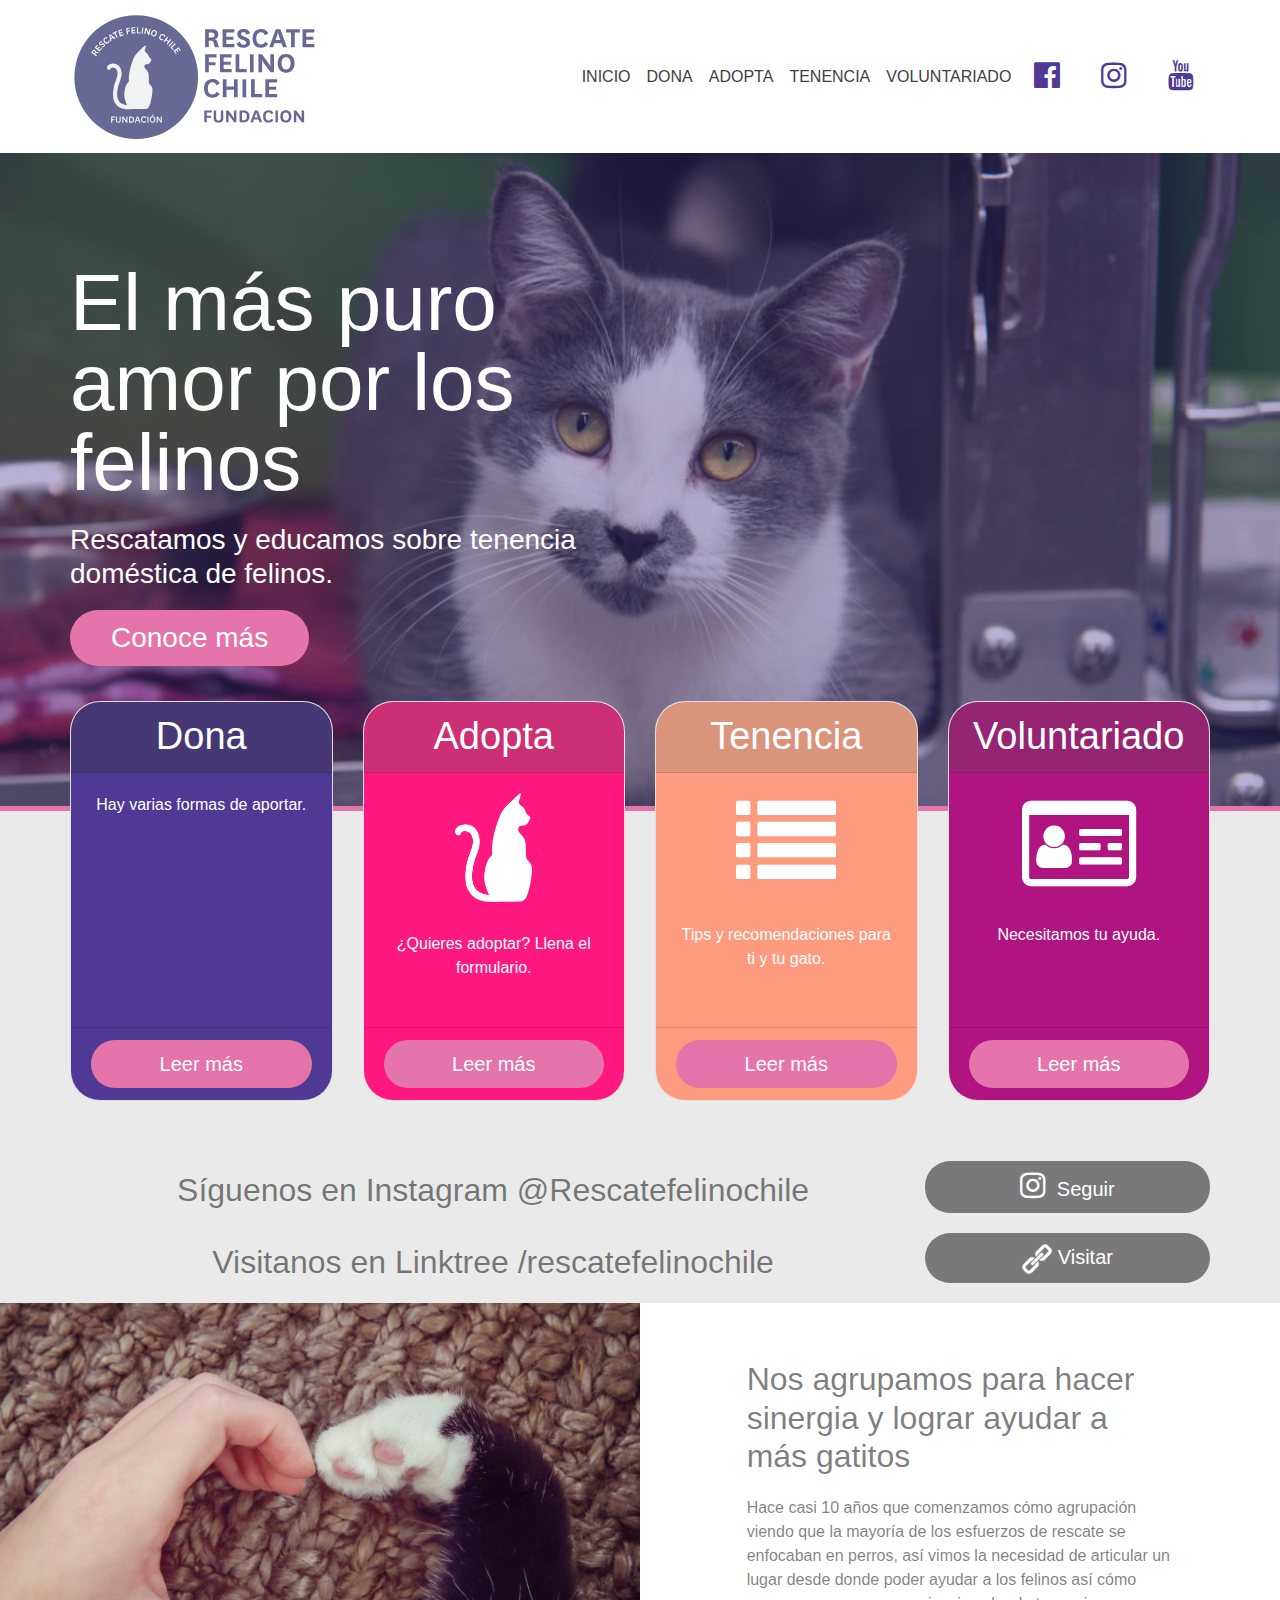
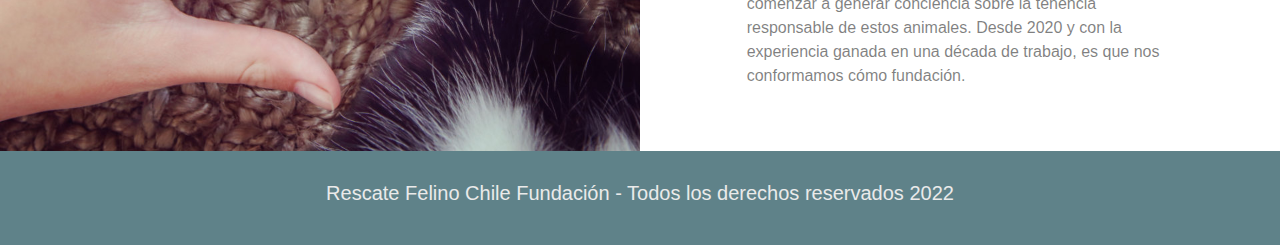
<file: index.html>
<!doctype html>
<html>
    <head>
    <meta charset="utf-8">
    <meta name="keywords" content="Rescate, felino, gatos, fundación, ayuda, animal">
    <meta name="description" content="En Rescate Felino Chile trabajamos de corazón rescatando, rehabilitando y encontrando hogares para nuestros peludos queridos. Decenas de gatos pasan por nuestro refugio cada mes y con el creciente interés por tener mascotas, es de suma importancia concientizar también sobre la tenencia responsable.">
    <meta name="viewport" content="width=device-width, initial-scale=1.0, viewport-fit=cover">
    <link rel="shortcut icon" type="image/png" href="public/favicon.png">
	<link rel="stylesheet" type="text/css" href="src/css/bootstrap.css">
	<link rel="stylesheet" type="text/css" href="src/css/style.css">
	<link rel="stylesheet" type="text/css" href="src/css/instagramFeed.css">
	<!-- <link rel="stylesheet" type="text/css" href="src/css/font-awesome.min.css"> -->
	<!-- <link rel="stylesheet" type="text/css" href="src/css/feather.min.css"> -->
    <title>Rescate Felino Chile Fundación</title>
    <link rel="stylesheet" href="https://cdnjs.cloudflare.com/ajax/libs/font-awesome/4.4.0/css/font-awesome.min.css">
    <!-- <link rel="stylesheet" href="../css/instagramFeed.min.css"> -->

    <!-- Analytics -->
    <script async src="https://www.googletagmanager.com/gtag/js?id=UA-179194275-1"></script>
	<script id="replace_with_ga" src="src/js/ga.js"></script>  
    <!-- Analytics END -->

	</head>
    <body>
        <!-- Preloader -->
        <div id="page-loading-blocs-notifaction" class="page-preloader"></div>
        <!-- Preloader END -->
        
        
        <!-- Main container -->
        <div class="page-container">
        <!-- bloc-0 -->
		<div class="bloc l-bloc" id="bloc-0">
			<div class="container ">
				<div class="row">
					<div class="col">
						<nav class="navbar navbar-light row navbar-expand-md" role="navigation">
							<a class="navbar-brand" href="index.html"><img src="public/assets/img/rescate-felino-chile-logo.svg" alt="logo" /></a>
							<button id="nav-toggle" type="button" class="ml-auto ui-navbar-toggler navbar-toggler border-0 p-0" data-toggle="collapse" data-target=".navbar-40549" aria-expanded="false" aria-label="Toggle navigation">
								<span class="navbar-toggler-icon"></span>
							</button>
							<div class="collapse navbar-collapse navbar-40549">
								<ul class="site-navigation nav navbar-nav ml-auto">
									<li class="nav-item">
										<a href="../../index.html" class="nav-link">INICIO</a>
									</li>
									<li class="nav-item">
										<a href="src/html/donaciones.html" class="nav-link">DONA</a>
									</li>
									<li class="nav-item">
										<a href="src/html/adopta.html" class="nav-link">ADOPTA</a>
									</li>
									<li class="nav-item">
										<a href="src/html/tenencia-responsable.html" class="nav-link">TENENCIA</a>
									</li>
									<li class="nav-item">
										<a href="src/html/voluntariado.html" class="nav-link">VOLUNTARIADO</a>
									</li>
								</ul>
							</div>
							<div class="navbar-content-area d-block col-12 col-md-3 col-lg-2">
								<div class="row d-md-flex  d-none">
									<div class="align-self-center col-4 text-left">
										<a href="https://www.facebook.com/rescate.santiago" target="_blank"><span class="fa fa-facebook-official icon-md icon-dark-slate-blue"></span></a>
									</div>
									<div class="align-self-center col-4 text-center">
										<a href="https://www.instagram.com/rescatefelinochile/" target="_blank"><span class="float-md-none icon-md icon-dark-slate-blue fa fa-instagram"></span></a>
									</div>
									<div class="align-self-center col-4 text-right">
										<a href="https://www.youtube.com/channel/UCa8OQCs3nj18GmJQOAxDo0w?view_as=subscriber" target="_blank"><span class="float-lg-none icon-md fa fa-youtube icon-dark-slate-blue"></span></a>
									</div>
								</div>
							</div>
						</nav>
					</div>
				</div>
			</div>
		</div>
		<!-- bloc-0 END -->
		<!-- <script id="replace_with_header_index" src="src/js/header.js"></script>    -->
        <!-- {include file="header.html"} -->

        
        <!-- bloc-2 -->
        <div class="bloc bgc-4608 bg-banner-04 barra-inferior l-bloc" id="bloc-2">
        	<div class="container bloc-lg">
        		<div class="row">
        			<div class="col-lg-6 col-md-7">
        				<h1 class="mg-md text-center text-md-left tc-white concert-hero-h1">
        					El más puro amor por los felinos
        				</h1>
        				<h3 class="mg-md float-none text-center text-md-left tc-white-2 concert-hero-h3">
        					Rescatamos y educamos sobre tenencia doméstica de felinos.
        				</h3>
        				<p class="mg-md float-none text-center text-md-left tc-white-2 p-style object-hidden" id="texto-inicio">
        					En Rescate Felino Chile trabajamos de corazón rescatando, rehabilitando y encontrando hogares para nuestros peludos queridos. Decenas de gatos pasan por nuestro refugio cada mes y con el creciente interés por tener mascotas, es de suma importancia concientizar también sobre la tenencia responsable.<br><br>Llevamos más de 10 años cómo agrupación luchando por un mejor mundo para los gatos y desde 2020 que somos fundación.<br>Amantes de los gatos sean bienvenidos.<br>
        				</p>
        				<div class="text-center text-lg-left text-md-left d-block">
        					<a href="#" class="btn btn-thulian-pink btn-book-ticket-style btn-xl margen-inferior" data-toggle-visibility="texto-inicio">Conoce más</a>
        				</div>
        			</div>
        		</div>
        	</div>
        </div>
        <!-- bloc-2 END -->
        
        <!-- bloc-3 -->
        <div class="bloc tc-white bgc-platinum l-bloc" id="bloc-3">
        	<div class="container margen-top-negativo bloc-md">
        		<div class="row margen-top-negativo">
        			<div class="margin-footer-10 col-md-6 col-lg-3">
        				<div class="card card-rd alto-minimo">
        					<div class="card-header bgc-dark-slate-blue">
        						<h1 class="mg-clear tc-white text-lg-center text-center h1-dona-style">
        							Dona
        						</h1>
        					</div>
        					<div class="card-body bgc-dark-slate-blue-2">
        						<div class="text-center">
        							<span class="feather-icon icon-heart icon-xl pad-iconos"></span>
        						</div>
        						<p class="text-lg-center text-center">
        							Hay varias formas de aportar.
        						</p>
        					</div>
        					<div class="card-footer bgc-dark-slate-blue-2">
        						<a href="src/html/donaciones.html" class="btn btn-lg btn-block btn-style btn-thulian-pink">Leer más</a>
        					</div>
        				</div>
        			</div>
        			<div class="margin-footer-10 col-md-6 col-lg-3">
        				<div class="card card-rd alto-minimo">
        					<div class="card-header bgc-magenta-dye">
        						<h1 class="mg-clear tc-white text-lg-center text-center h1-adopta-style">
        							Adopta
        						</h1>
        					</div>
        					<div class="card-body bgc-deep-pink">
        						<img src="public/assets/img/lazyload-ph.png" data-src="public/assets/img/icono-gato.png" loading="lazy" class="img-fluid mx-auto d-block img-style pad-iconos lazyload" alt="icono gato" />
        						<p class="text-lg-center text-center">
        							¿Quieres adoptar? Llena el formulario.
        						</p>
        					</div>
        					<div class="card-footer bgc-deep-pink">
        						<a href="src/html/adopta.html" class="btn btn-lg btn-block btn-style btn-thulian-pink">Leer más</a>
        					</div>
        				</div>
        			</div>
        			<div class="margin-footer-10 col-md-6 col-lg-3">
        				<div class="card card-rd alto-minimo">
        					<div class="card-header bgc-antique-brass">
        						<h1 class="mg-clear tc-white text-lg-center text-center h1-tenencia-style">
        							Tenencia
        						</h1>
        					</div>
        					<div class="card-body bgc-light-salmon">
        						<div class="text-center">
        							<span class="icon-xl fa fa-list pad-iconos"></span>
        						</div>
        						<p class="text-lg-center text-center">
        							Tips y recomendaciones para ti y tu gato.
        						</p>
        					</div>
        					<div class="card-footer bgc-light-salmon">
        						<a href="src/html/tenencia-responsable.html" class="btn btn-lg btn-block btn-style btn-thulian-pink">Leer más</a>
        					</div>
        				</div>
        			</div>
        			<div class="margin-footer-10 col-md-6 col-lg-3">
        				<div class="card card-rd alto-minimo">
        					<div class="card-header bgc-boysenberry">
        						<h1 class="mg-clear tc-white text-lg-center text-center h1-style">
        							Voluntariado
        						</h1>
        					</div>
        					<div class="card-body bgc-medium-violet-red">
        						<div class="text-center">
        							<span class="icon-xl fa fa-drivers-license-o pad-iconos"></span>
        						</div>
        						<p class="text-lg-center text-center">
        							Necesitamos tu ayuda.
        						</p>
        					</div>
        					<div class="card-footer bgc-medium-violet-red">
        						<a href="src/html/voluntariado.html" class="btn btn-lg btn-block btn-style btn-thulian-pink">Leer más</a>
        					</div>
        				</div>
        			</div>
        		</div>
        	</div>
        </div>
        <!-- bloc-3 END -->
        
        <!-- bloc-4 -->
        <div class="bloc bgc-platinum l-bloc" id="bloc-4">
        	<div class="container ">
        		<div class="row no-gutters">
        			<div class="col-lg-9 col-12">
        				<h2 class="mg-md h2-style text-lg-center text-center">
        					Síguenos en Instagram @Rescatefelinochile&nbsp;
        				</h2>
        			</div>
        			<div class="col-12 col-lg-3 offset-md-3 col-md-6 offset-lg-0 margin-footer-10">
        				<a href="https://www.instagram.com/rescatefelinochile/" class="btn btn-lg btn-block margin-footer-10 btn-leer-más-style btn-gray-htmlcss-gray" target="_blank"><span class="icon-spacer fa fa-instagram icon-white icon-md"></span> Seguir</a>
        			</div>
        		</div>
        	</div>
        </div>
        <div class="bloc bgc-platinum l-bloc" id="bloc-4">
        	<div class="container ">
        		<div class="row no-gutters">
        			<div class="col-lg-9 col-12">
        				<h2 class="mg-md h2-style text-lg-center text-center">
        					Visitanos en Linktree /rescatefelinochile&nbsp;
        				</h2>
        			</div>
        			<div class="col-12 col-lg-3 offset-md-3 col-md-6 offset-lg-0 margin-footer-10">
        				<a href="https://linktr.ee/rescatefelinochile" class="btn btn-lg btn-block margin-footer-10 btn-leer-más-style btn-gray-htmlcss-gray" target="_blank"><img src="public/assets/img/link-ico.png" width="12%" height="12%"> Visitar</a>
        			</div>
        		</div>
        	</div>
        </div>
        <!-- bloc-4 END -->
        
        <!-- bloc-5 -->
        <!--<div class="bloc bgc-platinum l-bloc" id="bloc-5">-->
        <!--	<div class="container bloc-sm">-->
        <!--		<div class="row">-->
        <!--			<div class="col">-->
        <!--				<div >-->
        <!--					<div id="instagramImages"></div>-->
        <!--				</div>-->
        <!--			</div>-->
        <!--		</div>-->
        <!--	</div>-->
        <!--</div>-->
        <!-- bloc-5 END -->
        
        <!-- bloc-6 -->
        <div class="bloc full-width-bloc l-bloc" id="bloc-6">
        	<div class="container ">
        		<div class="row no-gutters bgc-white">
        			<div class="col-md-12 offset-lg--1 col-lg-6">
        				<img src="public/assets/img/lazyload-ph.png" data-src="public/assets/img/amor.jpg" loading="lazy" class="img-fluid mx-auto d-block lazyload" alt="placeholder image" />
        			</div>
        			<div class="align-self-center offset-md-1 col-md-10 col-sm-10 offset-sm-1 offset-1 col-10 offset-lg-1 col-lg-4">
        				<h2 class="mg-md text-center text-lg-left">
        					Nos agrupamos para hacer sinergia y lograr ayudar a más gatitos
        				</h2>
        				<p class="text-center text-lg-left">
        					Hace casi 10 años que comenzamos cómo agrupación viendo que la mayoría de los esfuerzos de rescate se enfocaban en perros, así vimos la necesidad de articular un lugar desde donde poder ayudar a los felinos así cómo comenzar a generar conciencia sobre la tenencia responsable de estos animales. Desde 2020 y con la experiencia ganada en una década de trabajo, es que nos conformamos cómo fundación.
        				</p>
        			</div>
        		</div>
        	</div>
        </div>
        <!-- bloc-6 END -->
        
        <!-- ScrollToTop Button -->
        <a class="bloc-button btn btn-d scrollToTop" onclick="scrollToTarget('1',this)"><span class="fa fa-chevron-up"></span></a>
        <!-- ScrollToTop Button END-->
        
        <!-- bloc-5 END -->
        
        <!-- FORM-FOOTER -->
		<!-- <script id="replace_with_form" src="src/js/form.js"></script>    -->
		<!-- bloc-5 -->
<!-- <div class="bloc bgc-persian-indigo tc-white-2 d-bloc" id="bloc-5">
	<div class="container bloc-lg">
		<div class="row">
			<div class="col-md-6">
				<h2 class="mg-md text-center text-lg-left">
					Contáctanos:
				</h2>
				<p class="text-center text-lg-left">
					Si quieres más información sobre nuestra labor déjanos tus datos y un mensaje.
				</p>
				<p class="text-center text-lg-center">
					Colaboran con nosotros:
				</p><img src="../../public/assets/img/logo-champion.png" loading="lazy" class="img-fluid img-logo-champi-style mx-auto d-block lazyload" alt="logo champion" />
			</div>
			<div class="col-md-6">
				<form id="frm">
					<div class="form-group">
						<label>
							Nombre
						</label>
						<input id="txtNombre" type="text" class="form-control form" required />
					</div>
					<div class="form-group">
						<label>
							Email
						</label>
						<input id="txtEmail" class="form-control form" type="email" data-error-validation-msg="Dirección de Email no válida." required />
					</div>
					<div class="form-group">
						<label>
							Mensaje
						</label><textarea id="txtMensaje" class="form-control form" rows="4" cols="50" required></textarea>
					</div>
					<div class="form-check margin-footer-10">
						<input class="form-check-input" type="checkbox" id="txtOptin" data-validation-minchecked-message="Debes aceptar el ser contactado" data-validation-minchecked-minchecked="1" name="txtOptin" />
						<label class="form-check-label">
							Acepto ser contactad@ por Rescate Felino Chile
						</label>
					</div> 
					<button class="bloc-button btn btn-lg btn-block btn-submit-style btn-thulian-pink" type="button" id="btnEnviar">
						ENVIAR
					</button>
				</form>
			</div>
		</div>
	</div>
</div> -->
<!-- bloc-5 END -->

<!-- bloc-6 -->
<div class="bloc bgc-persian-indigo d-bloc" id="bloc-6">
	<div class="container bloc-sm">
		<div class="row">
    		<div class="col">
    			<h5 class="mg-md text-lg-center tc-platinum text-center">
    			    Rescate Felino Chile Fundación - Todos los derechos reservados 2022
    			</h5>
    		</div>
		</div>
	</div>
</div>
<!-- bloc-6 END -->
        <!--{include file="form.html"} -->
        <!-- FORM-FOOTER END -->
        
        <!-- Main container END -->
            
        <!-- Additional JS -->
        <script src="src/js/jquery-3.5.1.js"></script>
        <script src="src/js/bootstrap.bundle.js"></script>
        <script src="src/js/blocs.min.js"></script>
        <script src="src/js/jqBootstrapValidation.js"></script>
        <script src="src/js/formHandler.js"></script>
        <script src="src/js/lazysizes.min.js" defer></script>
        <script src="src/js/mresize.js"></script>
        <script src="src/js/mtitle.js"></script>
        <script src="src/js/instagramFeed.min.js"></script>
        <script src="src/js/instagramFeed.js"></script>
        <!-- Additional JS END -->
        
        <!-- instagram JS -->
        <script>
                $(function () {
                  $('instagramImages').instagramFeed({
             
                    //Feed Options
                    feedData: 'user', // Feed source: user or tag
                    user: '@rescatefelinochile', // Enter Instagram username to display its feed (displays up to 12 latest posts)
                    tag: 'cat', // Enter Instagram hashtag to display its feed. Do not add # before the hashtag
                    postsQuantity: '9', // Number of photos to display initially
             
                    //Main Options
                    pluginWidth: '100', // Feed width in percents
                    columnsQuantity: '3', // Number of columns in the feed: 2 or 3
                    columnsQuantity480: '3', // Number of columns in the feed when width is less than 480px: 2 or 3
                    spaceBetweenImages: '1', // Space between the photos in the feed. Min: 0, Max: 3
                    borderRadius: '5', // Photos corner radius. Max: 50
                    overlayColor: '#000', // Photos overlay color on rollover
                    overlayOpacity: '0.7', // Photos overlay opacity on rollover. Min: 0, Max: 1
                    likesColor: '#fff', // Color of photo likes
                    commentsColor: '#fff', // Color of photo comments
                    iconsColor: '#fff', // Color of the likes and comments icons
                    openLinks: '_blank', // Open Instagram links in the same or new browser tab: _self or _blank
             
                    //Load More Button Options
                    loadmoreBtnText: 'Ver más', // Load More button text
                    loadmoreBtnWidth: '150px', // Load More button width
                    loadmoreBtnHeight: '45px', // Load More button height
                    loadmoreBtnTextSize: '20px', // Load More button text size
                    loadmoreBtnFontFamily: 'arial', // Load More button text font
                    loadmoreBtnTextColor: '#fff', // Load More button text color
                    loadmoreBtnTextOnHover: '#797979', // Load More button text color on rollover
                    loadmoreBtnBackground: '#797979', // Load More button background color
                    loadmoreBtnBackgroundOnHover: '#797979', // Load More button background color on rollover
                    loadmoreBtnBorderRadius: '30px', // Load More button corner radius
                    loadmoreBtnHide: 'false', // Hide Load More button: false, true
                });
            });
        </script>
        <!-- instagram JS  END -->
    </body>
</html>
</file>
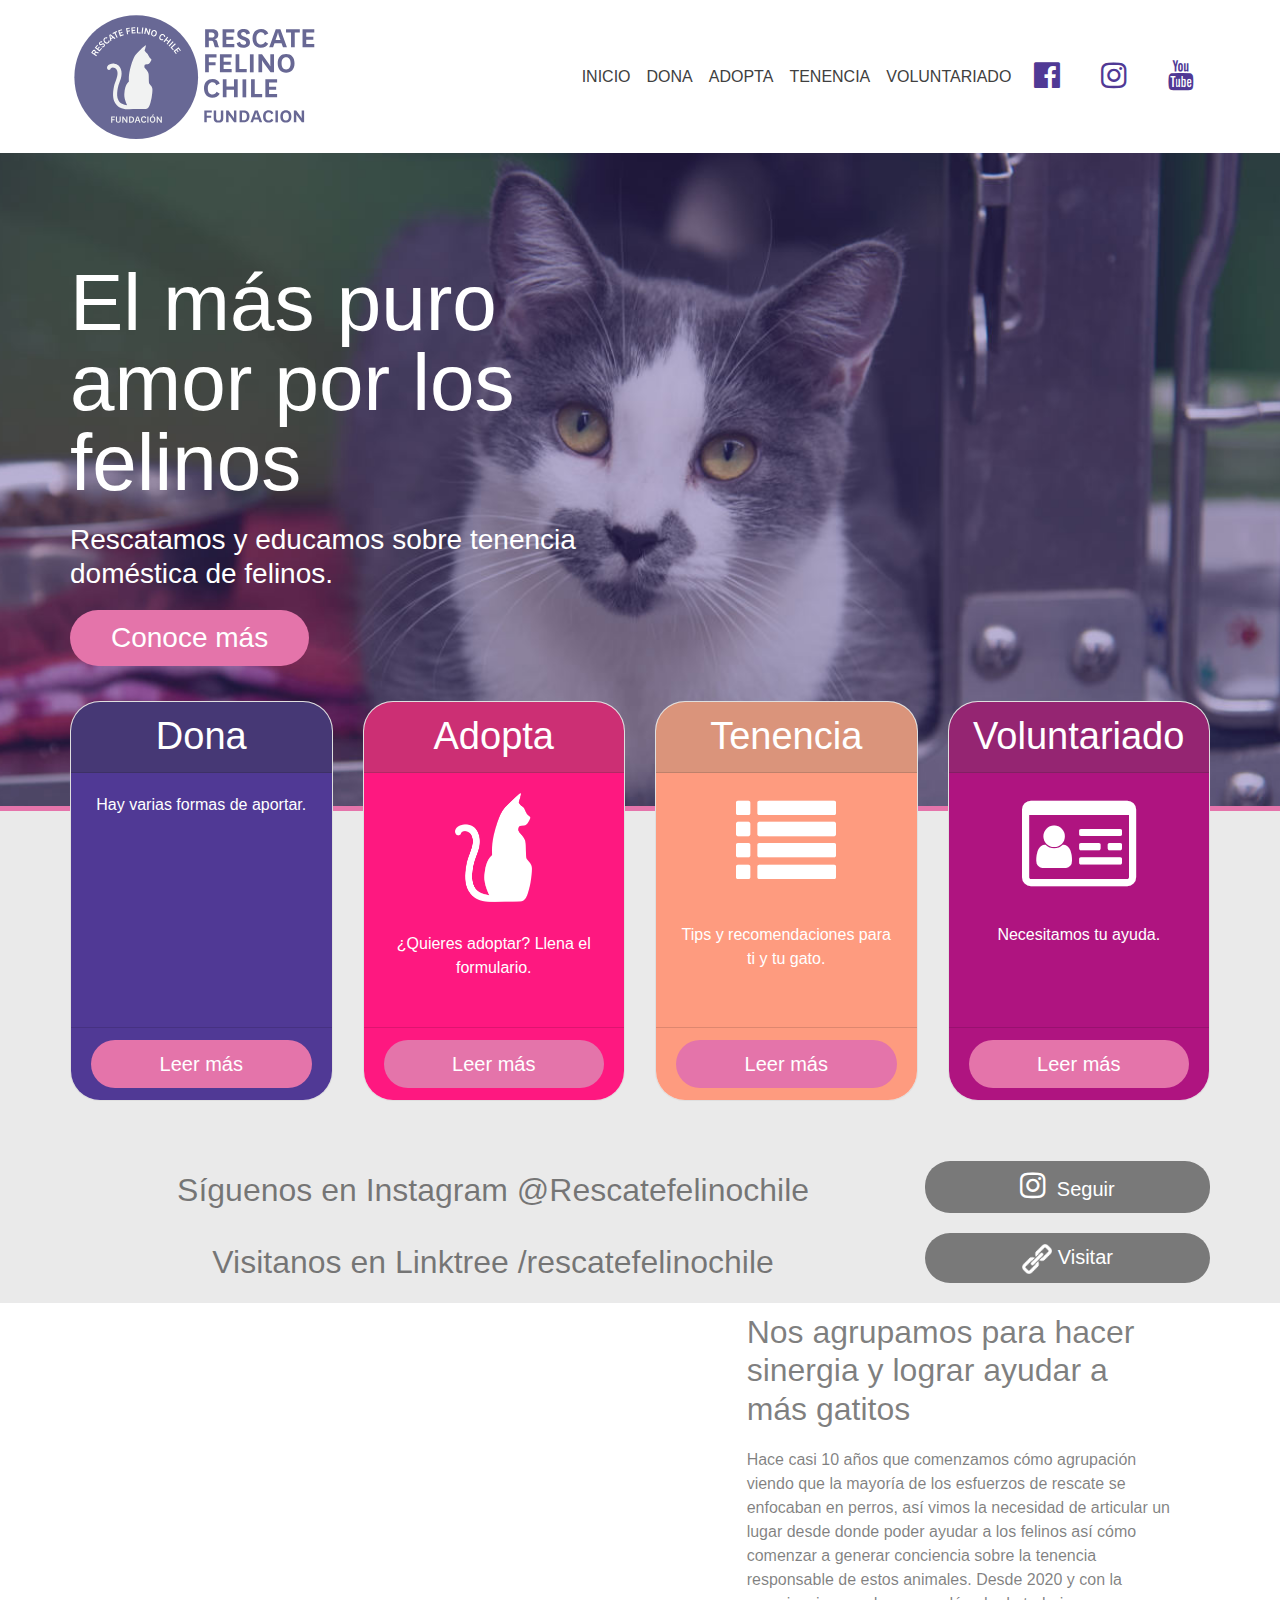
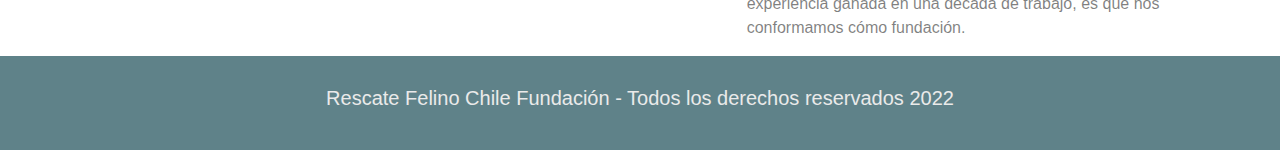
<file: src/html/index.html>
<!doctype html>
<html>
    <head>
    <meta charset="utf-8">
    <meta name="keywords" content="Rescate, felino, gatos, fundación, ayuda, animal">
    <meta name="description" content="En Rescate Felino Chile trabajamos de corazón rescatando, rehabilitando y encontrando hogares para nuestros peludos queridos. Decenas de gatos pasan por nuestro refugio cada mes y con el creciente interés por tener mascotas, es de suma importancia concientizar también sobre la tenencia responsable.">
    <meta name="viewport" content="width=device-width, initial-scale=1.0, viewport-fit=cover">
    <link rel="shortcut icon" type="image/png" href="../../public/favicon.png">
	<link rel="stylesheet" type="text/css" href="../css/bootstrap.css">
	<link rel="stylesheet" type="text/css" href="../css/style.css">
	<link rel="stylesheet" type="text/css" href="../css/instagramFeed.css">
	<!-- <link rel="stylesheet" type="text/css" href="../css/font-awesome.min.css"> -->
	<!-- <link rel="stylesheet" type="text/css" href="../css/feather.min.css"> -->
    <title>Rescate Felino Chile Fundación</title>
    <link rel="stylesheet" href="https://cdnjs.cloudflare.com/ajax/libs/font-awesome/4.4.0/css/font-awesome.min.css">
    <!-- <link rel="stylesheet" href="../css/instagramFeed.min.css"> -->

    <!-- Analytics -->
    <script async src="https://www.googletagmanager.com/gtag/js?id=UA-179194275-1"></script>
	<script id="replace_with_ga" src="../js/ga.js"></script>  
    <!-- Analytics END -->

	</head>
    <body>
        <!-- Preloader -->
        <div id="page-loading-blocs-notifaction" class="page-preloader"></div>
        <!-- Preloader END -->
        
        
        <!-- Main container -->
        <div class="page-container">
            
        <!-- bloc-0 -->

		<script id="replace_with_header" src="../js/header.js"></script>   
        <!-- {include file="header.html"} -->

        
        <!-- bloc-2 -->
        <div class="bloc bgc-4608 bg-banner-04 barra-inferior l-bloc" id="bloc-2">
        	<div class="container bloc-lg">
        		<div class="row">
        			<div class="col-lg-6 col-md-7">
        				<h1 class="mg-md text-center text-md-left tc-white concert-hero-h1">
        					El más puro amor por los felinos
        				</h1>
        				<h3 class="mg-md float-none text-center text-md-left tc-white-2 concert-hero-h3">
        					Rescatamos y educamos sobre tenencia doméstica de felinos.
        				</h3>
        				<p class="mg-md float-none text-center text-md-left tc-white-2 p-style object-hidden" id="texto-inicio">
        					En Rescate Felino Chile trabajamos de corazón rescatando, rehabilitando y encontrando hogares para nuestros peludos queridos. Decenas de gatos pasan por nuestro refugio cada mes y con el creciente interés por tener mascotas, es de suma importancia concientizar también sobre la tenencia responsable.<br><br>Llevamos más de 10 años cómo agrupación luchando por un mejor mundo para los gatos y desde 2020 que somos fundación.<br>Amantes de los gatos sean bienvenidos.<br>
        				</p>
        				<div class="text-center text-lg-left text-md-left d-block">
        					<a href="#" class="btn btn-thulian-pink btn-book-ticket-style btn-xl margen-inferior" data-toggle-visibility="texto-inicio">Conoce más</a>
        				</div>
        			</div>
        		</div>
        	</div>
        </div>
        <!-- bloc-2 END -->
        
        <!-- bloc-3 -->
        <div class="bloc tc-white bgc-platinum l-bloc" id="bloc-3">
        	<div class="container margen-top-negativo bloc-md">
        		<div class="row margen-top-negativo">
        			<div class="margin-footer-10 col-md-6 col-lg-3">
        				<div class="card card-rd alto-minimo">
        					<div class="card-header bgc-dark-slate-blue">
        						<h1 class="mg-clear tc-white text-lg-center text-center h1-dona-style">
        							Dona
        						</h1>
        					</div>
        					<div class="card-body bgc-dark-slate-blue-2">
        						<div class="text-center">
        							<span class="feather-icon icon-heart icon-xl pad-iconos"></span>
        						</div>
        						<p class="text-lg-center text-center">
        							Hay varias formas de aportar.
        						</p>
        					</div>
        					<div class="card-footer bgc-dark-slate-blue-2">
        						<a href="donaciones.html" class="btn btn-lg btn-block btn-style btn-thulian-pink">Leer más</a>
        					</div>
        				</div>
        			</div>
        			<div class="margin-footer-10 col-md-6 col-lg-3">
        				<div class="card card-rd alto-minimo">
        					<div class="card-header bgc-magenta-dye">
        						<h1 class="mg-clear tc-white text-lg-center text-center h1-adopta-style">
        							Adopta
        						</h1>
        					</div>
        					<div class="card-body bgc-deep-pink">
        						<img src="../../public/assets/img/lazyload-ph.png" data-src="../../public/assets/img/icono-gato.png" loading="lazy" class="img-fluid mx-auto d-block img-style pad-iconos lazyload" alt="icono gato" />
        						<p class="text-lg-center text-center">
        							¿Quieres adoptar? Llena el formulario.
        						</p>
        					</div>
        					<div class="card-footer bgc-deep-pink">
        						<a href="adopta.html" class="btn btn-lg btn-block btn-style btn-thulian-pink">Leer más</a>
        					</div>
        				</div>
        			</div>
        			<div class="margin-footer-10 col-md-6 col-lg-3">
        				<div class="card card-rd alto-minimo">
        					<div class="card-header bgc-antique-brass">
        						<h1 class="mg-clear tc-white text-lg-center text-center h1-tenencia-style">
        							Tenencia
        						</h1>
        					</div>
        					<div class="card-body bgc-light-salmon">
        						<div class="text-center">
        							<span class="icon-xl fa fa-list pad-iconos"></span>
        						</div>
        						<p class="text-lg-center text-center">
        							Tips y recomendaciones para ti y tu gato.
        						</p>
        					</div>
        					<div class="card-footer bgc-light-salmon">
        						<a href="tenencia-responsable.html" class="btn btn-lg btn-block btn-style btn-thulian-pink">Leer más</a>
        					</div>
        				</div>
        			</div>
        			<div class="margin-footer-10 col-md-6 col-lg-3">
        				<div class="card card-rd alto-minimo">
        					<div class="card-header bgc-boysenberry">
        						<h1 class="mg-clear tc-white text-lg-center text-center h1-style">
        							Voluntariado
        						</h1>
        					</div>
        					<div class="card-body bgc-medium-violet-red">
        						<div class="text-center">
        							<span class="icon-xl fa fa-drivers-license-o pad-iconos"></span>
        						</div>
        						<p class="text-lg-center text-center">
        							Necesitamos tu ayuda.
        						</p>
        					</div>
        					<div class="card-footer bgc-medium-violet-red">
        						<a href="voluntariado.html" class="btn btn-lg btn-block btn-style btn-thulian-pink">Leer más</a>
        					</div>
        				</div>
        			</div>
        		</div>
        	</div>
        </div>
        <!-- bloc-3 END -->
        
        <!-- bloc-4 -->
        <div class="bloc bgc-platinum l-bloc" id="bloc-4">
        	<div class="container ">
        		<div class="row no-gutters">
        			<div class="col-lg-9 col-12">
        				<h2 class="mg-md h2-style text-lg-center text-center">
        					Síguenos en Instagram @Rescatefelinochile&nbsp;
        				</h2>
        			</div>
        			<div class="col-12 col-lg-3 offset-md-3 col-md-6 offset-lg-0 margin-footer-10">
        				<a href="https://www.instagram.com/rescatefelinochile/" class="btn btn-lg btn-block margin-footer-10 btn-leer-más-style btn-gray-htmlcss-gray" target="_blank"><span class="icon-spacer fa fa-instagram icon-white icon-md"></span> Seguir</a>
        			</div>
        		</div>
        	</div>
        </div>
        <div class="bloc bgc-platinum l-bloc" id="bloc-4">
        	<div class="container ">
        		<div class="row no-gutters">
        			<div class="col-lg-9 col-12">
        				<h2 class="mg-md h2-style text-lg-center text-center">
        					Visitanos en Linktree /rescatefelinochile&nbsp;
        				</h2>
        			</div>
        			<div class="col-12 col-lg-3 offset-md-3 col-md-6 offset-lg-0 margin-footer-10">
        				<a href="https://linktr.ee/rescatefelinochile" class="btn btn-lg btn-block margin-footer-10 btn-leer-más-style btn-gray-htmlcss-gray" target="_blank"><img src="../../public/assets/img/link-ico.png" width="12%" height="12%"> Visitar</a>
        			</div>
        		</div>
        	</div>
        </div>
        <!-- bloc-4 END -->
        
        <!-- bloc-5 -->
        <!--<div class="bloc bgc-platinum l-bloc" id="bloc-5">-->
        <!--	<div class="container bloc-sm">-->
        <!--		<div class="row">-->
        <!--			<div class="col">-->
        <!--				<div >-->
        <!--					<div id="instagramImages"></div>-->
        <!--				</div>-->
        <!--			</div>-->
        <!--		</div>-->
        <!--	</div>-->
        <!--</div>-->
        <!-- bloc-5 END -->
        
        <!-- bloc-6 -->
        <div class="bloc full-width-bloc l-bloc" id="bloc-6">
        	<div class="container ">
        		<div class="row no-gutters bgc-white">
        			<div class="col-md-12 offset-lg--1 col-lg-6">
        				<img src="../../public/assets/img/lazyload-ph.png" data-src="../../public/assets/img/amor.jpg" loading="lazy" class="img-fluid mx-auto d-block lazyload" alt="placeholder image" />
        			</div>
        			<div class="align-self-center offset-md-1 col-md-10 col-sm-10 offset-sm-1 offset-1 col-10 offset-lg-1 col-lg-4">
        				<h2 class="mg-md text-center text-lg-left">
        					Nos agrupamos para hacer sinergia y lograr ayudar a más gatitos
        				</h2>
        				<p class="text-center text-lg-left">
        					Hace casi 10 años que comenzamos cómo agrupación viendo que la mayoría de los esfuerzos de rescate se enfocaban en perros, así vimos la necesidad de articular un lugar desde donde poder ayudar a los felinos así cómo comenzar a generar conciencia sobre la tenencia responsable de estos animales. Desde 2020 y con la experiencia ganada en una década de trabajo, es que nos conformamos cómo fundación.
        				</p>
        			</div>
        		</div>
        	</div>
        </div>
        <!-- bloc-6 END -->
        
        <!-- ScrollToTop Button -->
        <a class="bloc-button btn btn-d scrollToTop" onclick="scrollToTarget('1',this)"><span class="fa fa-chevron-up"></span></a>
        <!-- ScrollToTop Button END-->
        
        <!-- bloc-5 END -->
        
        <!-- FORM-FOOTER -->
		<script id="replace_with_form" src="../js/form.js"></script>   
        <!--{include file="form.html"} -->
        <!-- FORM-FOOTER END -->
        
        <!-- Main container END -->
            
        <!-- Additional JS -->
        <script src="../js/jquery-3.5.1.js"></script>
        <script src="../js/bootstrap.bundle.js"></script>
        <script src="../js/blocs.min.js"></script>
        <script src="../js/jqBootstrapValidation.js"></script>
        <script src="../js/formHandler.js"></script>
        <script src="../js/lazysizes.min.js" defer></script>
        <script src="../js/mresize.js"></script>
        <script src="../js/mtitle.js"></script>
        <script src="../js/instagramFeed.min.js"></script>
        <script src="../js/instagramFeed.js"></script>
        <!-- Additional JS END -->
        
        <!-- instagram JS -->
        <script>
                $(function () {
                  $('instagramImages').instagramFeed({
             
                    //Feed Options
                    feedData: 'user', // Feed source: user or tag
                    user: '@rescatefelinochile', // Enter Instagram username to display its feed (displays up to 12 latest posts)
                    tag: 'cat', // Enter Instagram hashtag to display its feed. Do not add # before the hashtag
                    postsQuantity: '9', // Number of photos to display initially
             
                    //Main Options
                    pluginWidth: '100', // Feed width in percents
                    columnsQuantity: '3', // Number of columns in the feed: 2 or 3
                    columnsQuantity480: '3', // Number of columns in the feed when width is less than 480px: 2 or 3
                    spaceBetweenImages: '1', // Space between the photos in the feed. Min: 0, Max: 3
                    borderRadius: '5', // Photos corner radius. Max: 50
                    overlayColor: '#000', // Photos overlay color on rollover
                    overlayOpacity: '0.7', // Photos overlay opacity on rollover. Min: 0, Max: 1
                    likesColor: '#fff', // Color of photo likes
                    commentsColor: '#fff', // Color of photo comments
                    iconsColor: '#fff', // Color of the likes and comments icons
                    openLinks: '_blank', // Open Instagram links in the same or new browser tab: _self or _blank
             
                    //Load More Button Options
                    loadmoreBtnText: 'Ver más', // Load More button text
                    loadmoreBtnWidth: '150px', // Load More button width
                    loadmoreBtnHeight: '45px', // Load More button height
                    loadmoreBtnTextSize: '20px', // Load More button text size
                    loadmoreBtnFontFamily: 'arial', // Load More button text font
                    loadmoreBtnTextColor: '#fff', // Load More button text color
                    loadmoreBtnTextOnHover: '#797979', // Load More button text color on rollover
                    loadmoreBtnBackground: '#797979', // Load More button background color
                    loadmoreBtnBackgroundOnHover: '#797979', // Load More button background color on rollover
                    loadmoreBtnBorderRadius: '30px', // Load More button corner radius
                    loadmoreBtnHide: 'false', // Hide Load More button: false, true
                });
            });
        </script>
        <!-- instagram JS  END -->
    </body>
</html>
</file>
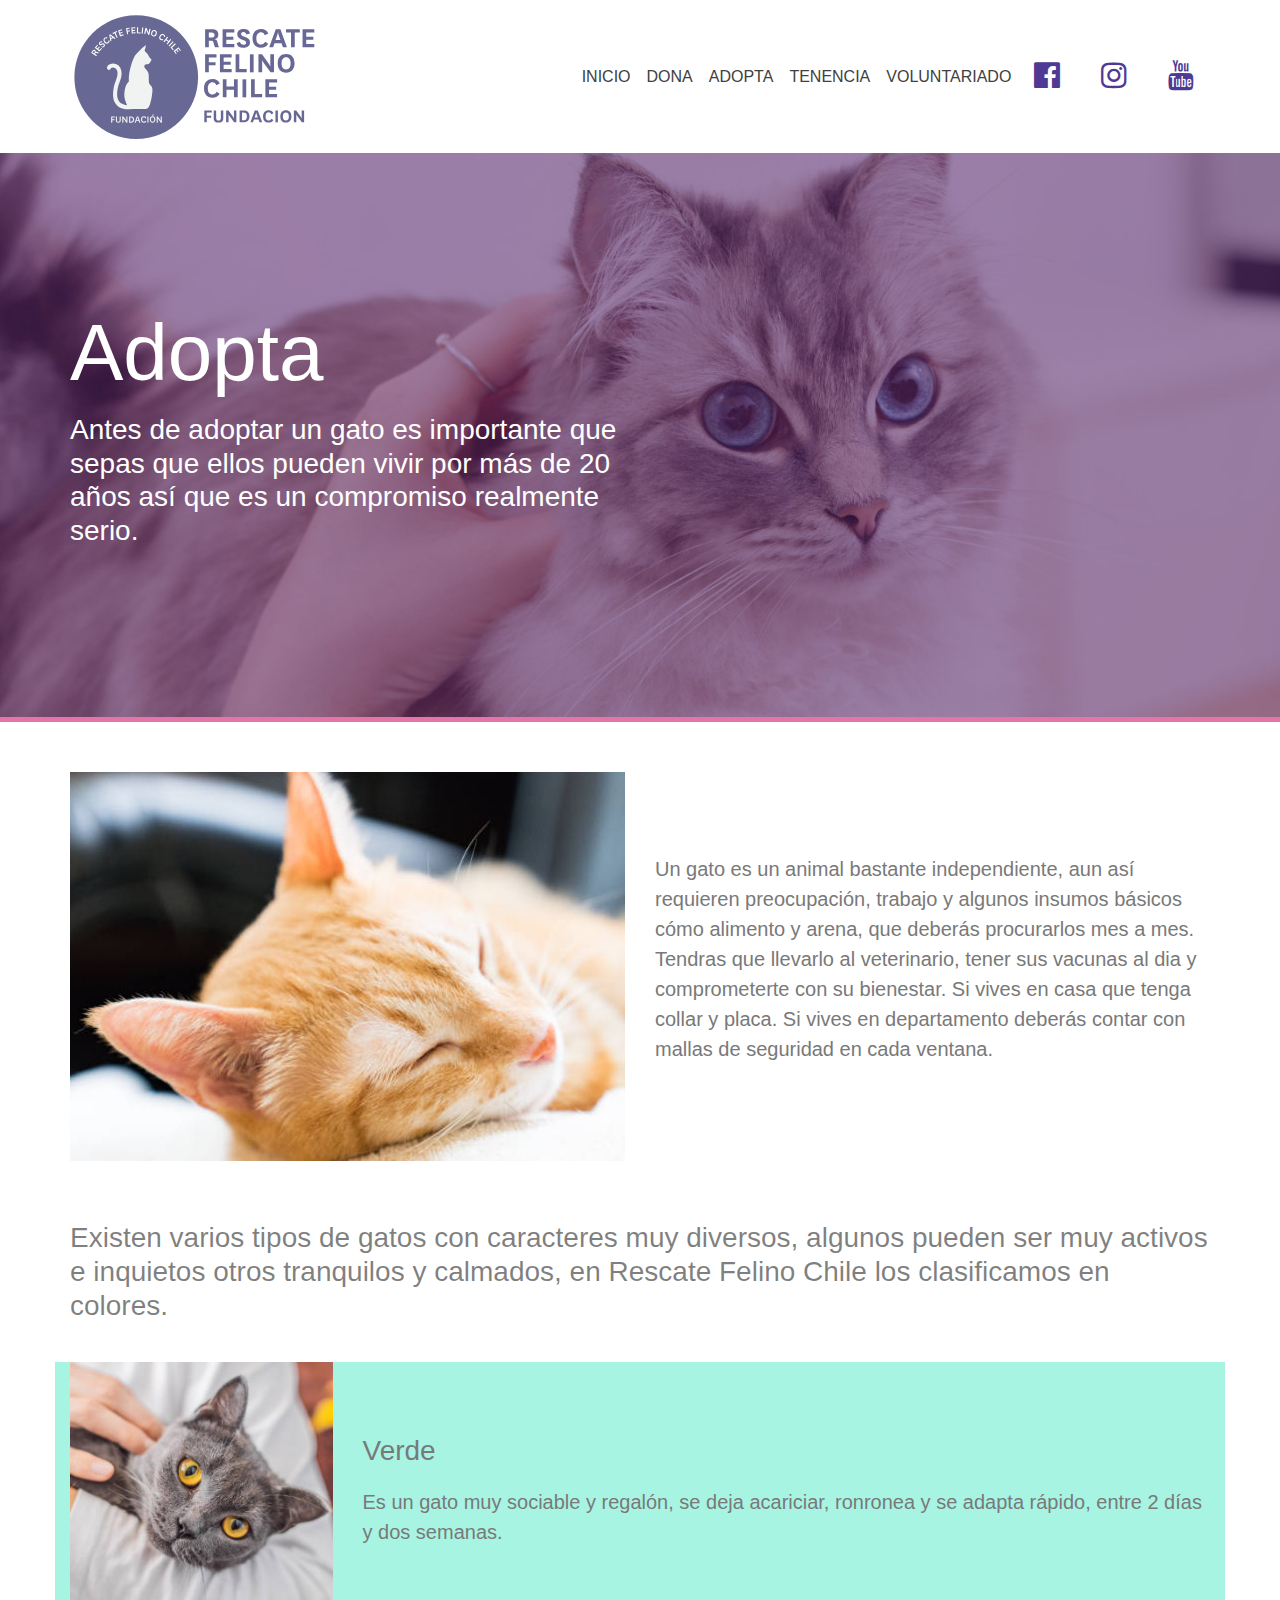
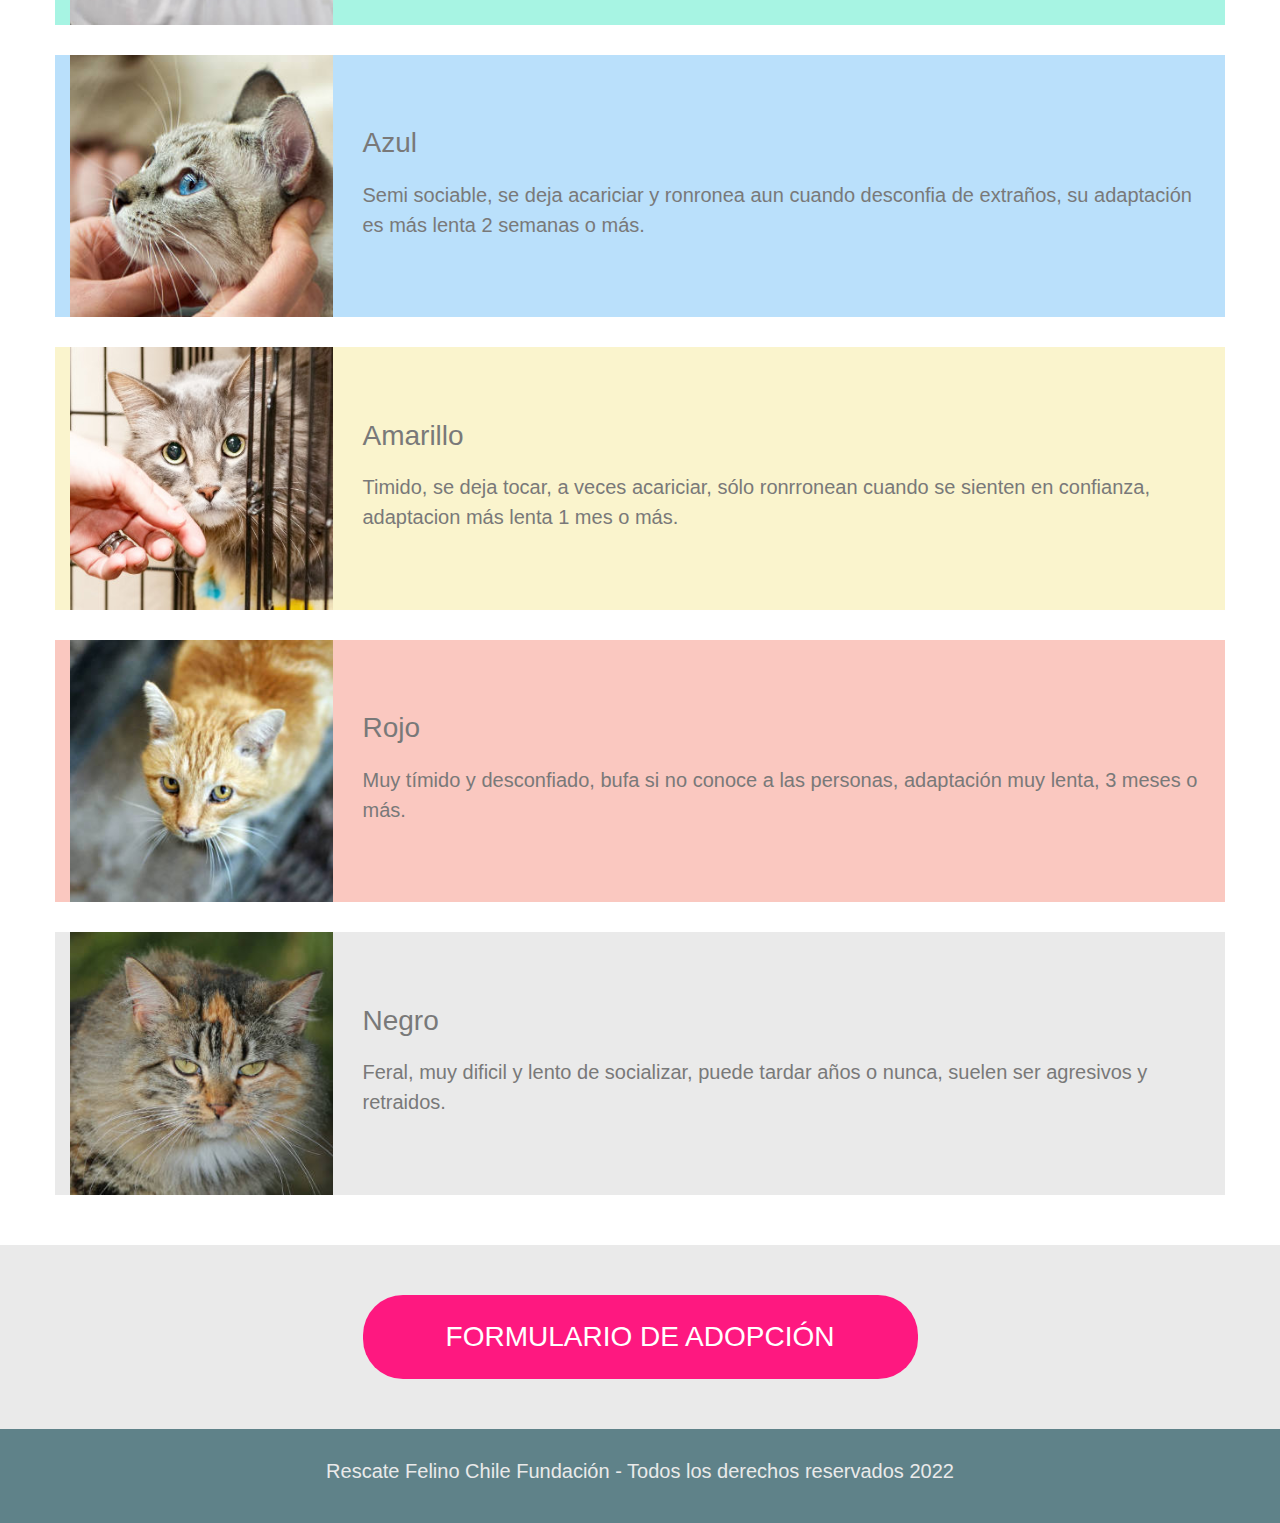
<file: src/html/adopta.html>
<!doctype html>
<html>
<head>
    <meta charset="utf-8">
    <meta name="keywords" content="Rescate, adopción, felino, gatos, fundación, ayuda, animal">
    <meta name="description" content="Conoce las diferentes maneras de ayudarnos.">
    <meta name="viewport" content="width=device-width, initial-scale=1.0, viewport-fit=cover">
    <link rel="shortcut icon" type="image/png" href="../../public/favicon.png">
    
	<link rel="stylesheet" type="text/css" href="../css/bootstrap.css">
	<link rel="stylesheet" type="text/css" href="../css/style.css">
	<link rel="stylesheet" type="text/css" href="../css/instagramFeed.css">
	
	<link rel="stylesheet" type="text/css" href="../css/font-awesome.min.css">
	<link rel="stylesheet" type="text/css" href="../css/feather.min.css">
	
    <title>Adopta</title>

    <link rel="stylesheet" href="https://cdnjs.cloudflare.com/ajax/libs/font-awesome/4.4.0/css/font-awesome.min.css">

<!-- Analytics -->
<!--{include file="ga.html"} -->
<script async src="https://www.googletagmanager.com/gtag/js?id=UA-179194275-1"></script>
<script id="replace_with_ga" src="../js/ga.js"></script>  
<!-- Analytics END -->
    
</head>
<body>

<!-- Preloader -->
<div id="page-loading-blocs-notifaction" class="page-preloader"></div>
<!-- Preloader END -->

<!-- Main container -->
<div class="page-container">
    
<!-- bloc-0 -->
<!--  -->
<script id="replace_with_header" src="../js/header.js"></script>   
<!-- {include file="header.html"} -->
<!-- bloc-0 END -->

<!-- bloc-1 -->
<div class="bloc bgc-4608 barra-inferior bg-banner-09 d-bloc" id="bloc-1">
	<div class="container bloc-xl">
		<div class="row">
			<div class="col-lg-6 col-md-7">
				<h1 class="mg-md text-center text-md-left tc-white concert-hero-h1">
					Adopta
				</h1>
				<h3 class="mg-md float-none text-center text-md-left tc-white-2 concert-hero-h3">
					Antes de adoptar un gato es importante que sepas que ellos pueden vivir por más de 20 años así que es un compromiso realmente serio.
				</h3>
			</div>
		</div>
	</div>
</div>
<!-- bloc-1 END -->

<!-- bloc-10 -->
<div class="bloc tc-gray-htmlcss-gray" id="bloc-10">
	<div class="container bloc-md">
		<div class="row">
			<div class="col-lg-6">
				<img src="../../public/assets/img/adopta-gato.jpg" loading="lazy" class="img-fluid mx-auto d-block lazyload" alt="adopta gato" />
			</div>
			<div class="col align-self-center">
				<p class="p-10-style text-center text-lg-left">
					Un gato es un animal bastante independiente, aun así requieren preocupación, trabajo y algunos insumos básicos cómo alimento y arena, que deberás procurarlos mes a mes. <br>Tendras que llevarlo al veterinario, tener sus vacunas al dia y comprometerte con su bienestar. Si vives en casa que tenga collar y placa. Si vives en departamento deberás contar con mallas de seguridad en cada ventana.
				</p>
			</div>
		</div>
	</div>
</div>
<!-- bloc-10 END -->

<!-- bloc-11 -->
<div class="bloc l-bloc" id="bloc-11">
	<div class="container ">
		<div class="row">
			<div class="col">
				<h3 class="mg-md text-center text-lg-left">
					Existen varios tipos de gatos con caracteres muy diversos, algunos pueden ser muy activos e inquietos otros tranquilos y calmados, en Rescate Felino Chile los clasificamos en colores.
				</h3>
			</div>
		</div>
	</div>
</div>
<!-- bloc-11 END -->

<!-- bloc-12 -->
<div class="bloc tc-gray-htmlcss-gray l-bloc" id="bloc-12">
	<div class="container bloc-sm">
		<div class="row pad-iconos align-items-center bgc-pale-blue">
			<div class="col-md-6 col-lg-3">
				<img src="../../public/assets/img/verde.jpg" loading="lazy" class="img-fluid mx-auto d-block lazyload" alt="verde" />
			</div>
			<div class="col-md-6 offset-lg--1 align-self-center col-lg-9">
				<h3 class="mg-md tc-gray-htmlcss-gray text-center text-lg-left">
					Verde
				</h3>
				<p class="p-10-style text-center text-lg-left">
					Es un gato muy sociable y regalón, se deja acariciar, ronronea y se adapta rápido, entre 2 días y dos semanas.
				</p>
			</div>
		</div>
		<div class="row pad-iconos bgc-blizzard-blue align-items-start">
			<div class="col-md-6 col-lg-3">
				<img src="../../public/assets/img/azul.jpg" loading="lazy" class="img-fluid mx-auto d-block lazyload" alt="azul" />
			</div>
			<div class="col-md-6 offset-lg--1 align-self-center col-lg-9">
				<h3 class="mg-md tc-gray-htmlcss-gray text-center text-lg-left">
					Azul
				</h3>
				<p class="p-10-style text-center text-lg-left">
					Semi sociable, se deja acariciar y ronronea aun cuando desconfia de extraños, su adaptación es más lenta 2 semanas o más.
				</p>
			</div>
		</div>
		<div class="row pad-iconos bgc-lemon-chiffon">
			<div class="col-md-6 col-lg-3">
				<img src="../../public/assets/img/amarillo-v02.jpg" loading="lazy" class="img-fluid mx-auto d-block lazyload" alt="rojo" />
			</div>
			<div class="col-md-6 offset-lg--1 col-lg-9 align-self-center">
				<h3 class="mg-md tc-gray-htmlcss-gray text-center text-lg-left">
					Amarillo
				</h3>
				<p class="p-10-style text-center text-lg-left">
					Timido, se deja tocar, a veces acariciar, sólo ronrronean cuando se sienten en confianza, adaptacion más lenta 1 mes o más.
				</p>
			</div>
		</div>
		<div class="row pad-iconos bgc-baby-pink">
			<div class="col-md-6 col-lg-3">
				<img src="../../public/assets/img/rojo2.jpg" loading="lazy" class="img-fluid mx-auto d-block lazyload" alt="rojo2" />
			</div>
			<div class="col-md-6 offset-lg--1 col-lg-9 align-self-center">
				<h3 class="mg-md tc-gray-htmlcss-gray text-center text-lg-left">
					Rojo
				</h3>
				<p class="p-10-style text-center text-lg-left">
					Muy tímido y desconfiado, bufa si no conoce a las personas, adaptación muy lenta, 3 meses o más.
				</p>
			</div>
		</div>
		<div class="row pad-iconos bgc-platinum">
			<div class="col-md-6 col-lg-3">
				<img src="../../public/assets/img/negro.jpg" loading="lazy" class="img-fluid mx-auto d-block lazyload" alt="negro" />
			</div>
			<div class="col-md-6 offset-lg--1 col-lg-9 align-self-center">
				<h3 class="mg-md tc-gray-htmlcss-gray text-center text-lg-left">
					Negro
				</h3>
				<p class="p-10-style text-center text-lg-left">
					Feral, muy dificil y lento de socializar, puede tardar años o nunca, suelen ser agresivos y retraidos.
				</p>
			</div>
		</div>
	</div>
</div>
<!-- bloc-12 END -->

<!-- bloc-13 -->
<div class="bloc bgc-platinum l-bloc" id="bloc-13">
	<div class="container bloc-md">
		<div class="row">
			<div class="col-sm-10 offset-sm-1 col-md-8 offset-md-2 col-lg-6 offset-lg-3">
				<form id="form_2" data-form-type="blocs-form" novalidate data-success-msg="Your message has been sent." data-fail-msg="Sorry it seems that our mail server is not responding, Sorry for the inconvenience!">
					 <a class="btn btn-block btn-deep-pink btn-rd btn-bloc-13-padding btn-xl" href="https://docs.google.com/forms/d/1hPJ0VrsfPhNcM1fSWD8XJ0jjBXwMYjxXaZyMWQL2GFY/viewform?edit_requested=true" target="_blank">FORMULARIO DE ADOPCIÓN</a>
				</form>
			</div>
		</div>
	</div>
</div>
<!-- bloc-13 END -->

<!-- ScrollToTop Button -->
<a class="bloc-button btn btn-d scrollToTop" onclick="scrollToTarget('1',this)"><span class="fa fa-chevron-up"></span></a>
<!-- ScrollToTop Button END-->

<!-- bloc-5 -->
<script id="replace_with_form" src="../js/form.js"></script>   
<!--{include file="form.html"} -->
<!-- bloc-5 END -->

</div>
<!-- Main container END -->

<!-- Additional JS -->
<script src="../js/jquery-3.5.1.js"></script>
<script src="../js/bootstrap.bundle.js"></script>
<script src="../js/blocs.min.js?3813"></script>
<script src="../js/jqBootstrapValidation.js"></script>
<script src="../js/formHandler.js?6029"></script>
<script src="../js/lazysizes.min.js" defer></script>
<script src="../js/mresize.js"></script>
<script src="../js/mtitle.js"></script>
<script src="../js/instagramFeed.min.js"></script>
<script src="../js/instagramFeed.js"></script>
<!-- Additional JS END -->

</body>
</html>
</file>
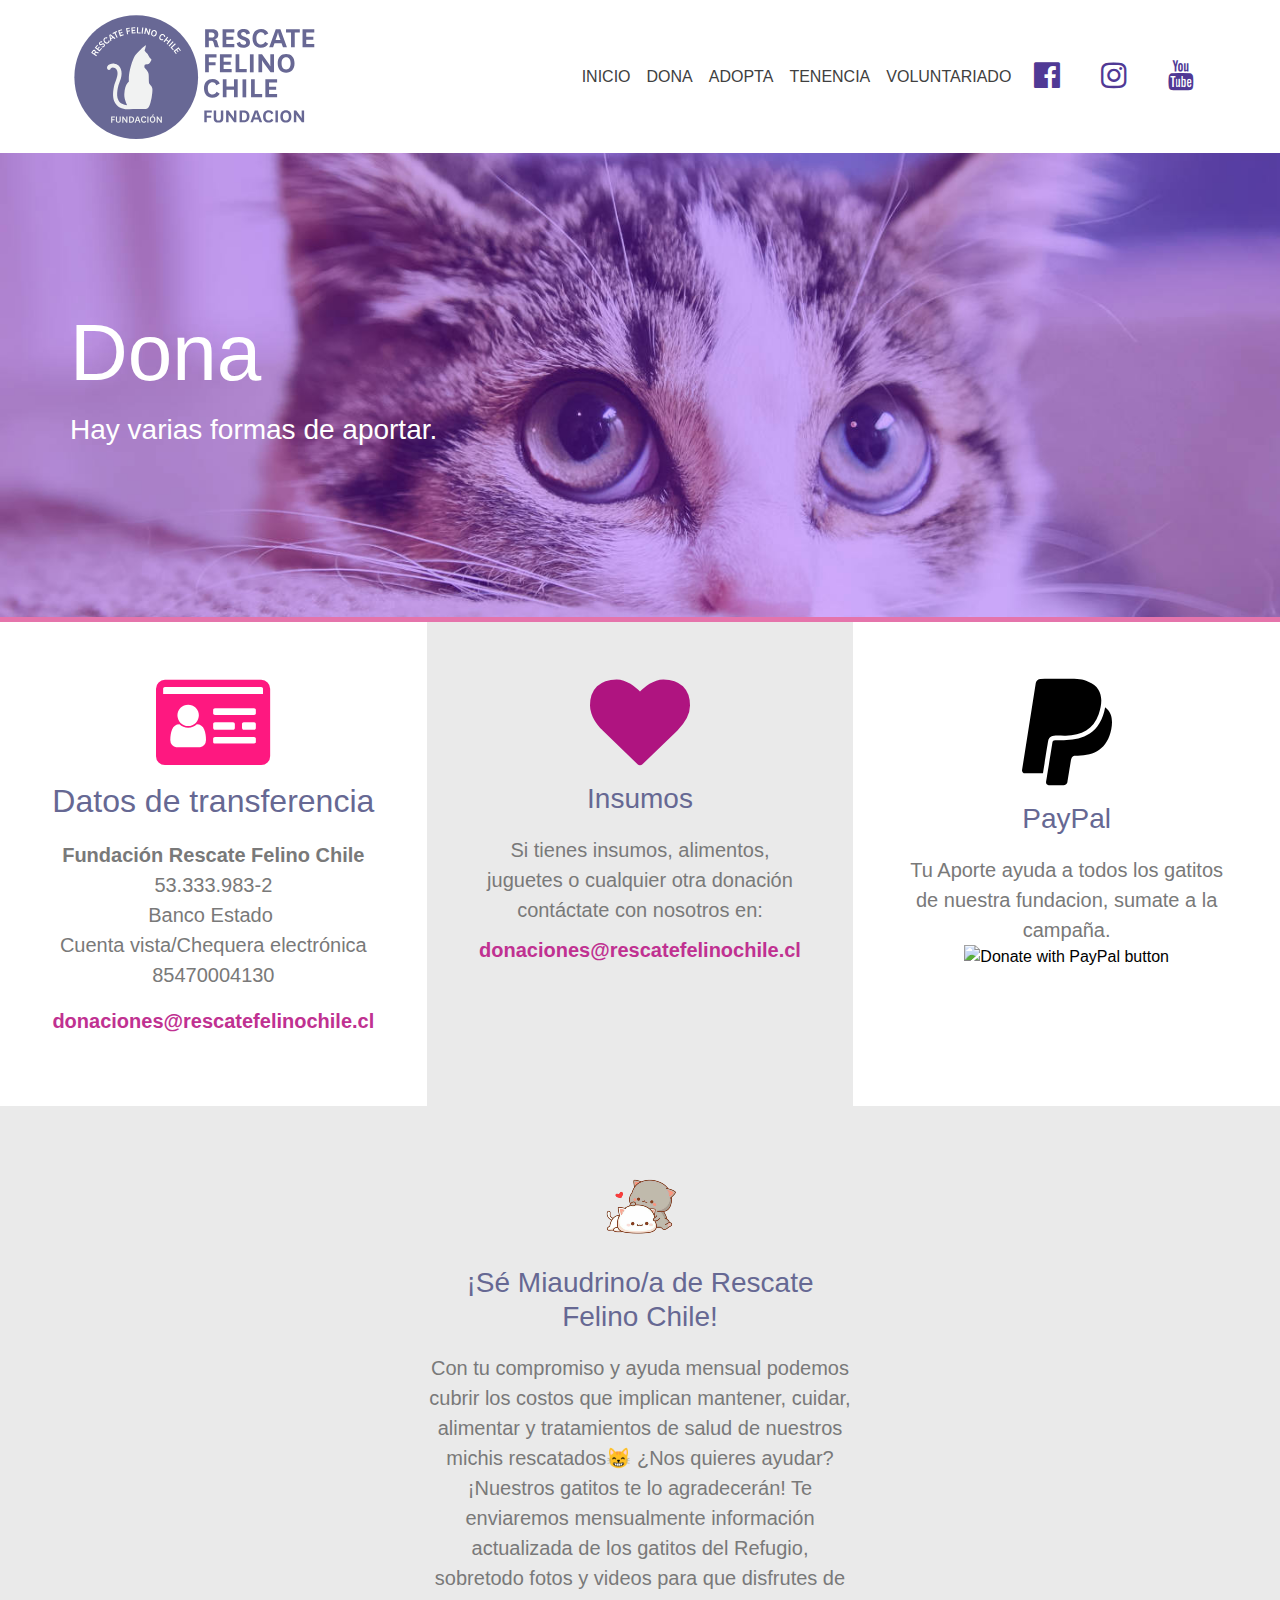
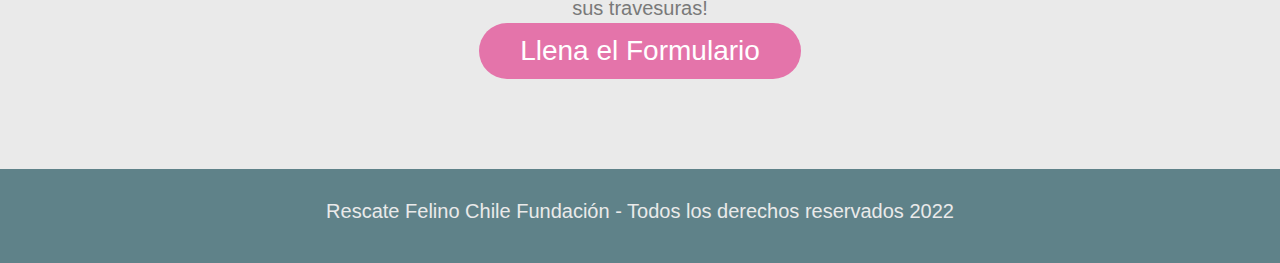
<file: src/html/donaciones.html>
<!doctype html>
<html>
<head>
    <meta charset="utf-8">
    <meta name="keywords" content="Rescate, felino, gatos, fundación, ayuda, animal">
    <meta name="description" content="Conoce las diferentes maneras de ayudarnos.">
    <meta name="viewport" content="width=device-width, initial-scale=1.0, viewport-fit=cover">
    <link rel="shortcut icon" type="image/png" href="favicon.png">
    
	<link rel="stylesheet" type="text/css" href="../css/bootstrap.css">
	<link rel="stylesheet" type="text/css" href="../css/style.css">
	<link rel="stylesheet" type="text/css" href="../css/instagramFeed.css">
	<link rel="stylesheet" type="text/css" href="../css/paypal.css">
	
	<link rel="stylesheet" type="text/css" href="../css/font-awesome.min.css">
	<link rel="stylesheet" type="text/css" href="../css/feather.min.css">
	
    <title>Donaciones</title>

    <link rel="stylesheet" href="https://cdnjs.cloudflare.com/ajax/libs/font-awesome/4.4.0/css/font-awesome.min.css">

<!-- Analytics -->
<!--{include file="ga.html"}--> 
<script async src="https://www.googletagmanager.com/gtag/js?id=UA-179194275-1"></script>
<script id="replace_with_ga" src="../js/ga.js"></script>  
<!-- Analytics END -->
    
</head>
<body>

<!-- Preloader -->
<div id="page-loading-blocs-notifaction" class="page-preloader"></div>
<!-- Preloader END -->

<!-- Main container -->
<div class="page-container">
    
<!-- bloc-0 -->
<script id="replace_with_header" src="../js/header.js"></script>   
<!--{include file="header.html"}-->
<!-- bloc-0 END -->

<!-- bloc-6 -->
<div class="bloc bgc-4608 barra-inferior bg-banner-05 l-bloc" id="bloc-6">
	<div class="container bloc-xl">
		<div class="row">
			<div class="col-lg-6 col-md-7">
				<h1 class="mg-md text-center text-md-left tc-white concert-hero-h1">
					Dona
				</h1>
				<h3 class="mg-md float-none text-center text-md-left tc-white-2 concert-hero-h3">
					Hay varias formas de aportar.
				</h3>
			</div>
		</div>
	</div>
</div>
<!-- bloc-6 END -->

<!-- bloc-7 -->
<div class="bloc bgc-platinum full-width-bloc tc-gray-htmlcss-gray l-bloc" id="bloc-7">
	<div class="container ">
		<div class="row">
			<div class="col-md-4 pading bgc-white-2">
				<div class="text-center">
					<span class="fa fa-id-card icon-xl icon-deep-pink"></span>
				</div>
				<h2 class="mg-md text-lg-center text-md-center text-sm-center text-center tc-ucla-blue">
					Datos de transferencia
				</h2>
				<p class="text-lg-center text-md-center text-sm-center p-bloc-8-style ">
					<strong>Fundación Rescate Felino Chile</strong>
					<br>53.333.983-2
					<br>Banco Estado&nbsp;
					<br>Cuenta vista/Chequera electrónica
					<br>85470004130
				</p>
				<p class="mg-md text-lg-center text-md-center text-sm-center text-center p-8-style morado">
					donaciones@rescatefelinochile.cl
				</p>
			</div>
			<div class="col-md-4 pading bgc-platinum">
				<div class="text-center">
					<span class="icon-xl fa fa-heart icon-medium-violet-red"></span>
				</div>
				<h3 class="mg-md text-lg-center text-md-center text-sm-center text-center tc-ucla-blue">
					Insumos
				</h3>
				<p class="text-lg-center text-md-center text-sm-center text-center p-8-style mg-clear">
					Si tienes insumos, alimentos, juguetes o cualquier otra donación contáctate con&nbsp;nosotros en:
				</p>
				<p class="mg-md text-lg-center text-md-center text-sm-center text-center p-8-style morado">
					donaciones@rescatefelinochile.cl
				</p>
			</div>
            <div class="col-md-4 pading bgc-white-2">
				<div class="text-center">
					<img src="../../public/assets/img/paypal-brands.svg" id="paypal-icon" alt="Donaciones" /> 
				</div>
				<h3 class="mg-md text-lg-center text-md-center text-sm-center text-center tc-ucla-blue">
					PayPal
				</h3>
				<p class="text-lg-center text-md-center text-sm-center text-center p-8-style mg-clear">
					Tu Aporte ayuda a todos los gatitos de nuestra fundacion, sumate a la campaña.
				</p>
				<div class="text-center">
				    <form action="https://www.paypal.com/donate" method="post" target="_blank" >
					    <input type="hidden" name="hosted_button_id" value="W8PD6KNKPTCSJ" />
					    <input type="image" src="https://www.paypalobjects.com/en_US/i/btn/btn_donate_LG.gif" border="0" name="submit" title="PayPal - The safer, easier way to pay online!" alt="Donate with PayPal button" />
				    </form>
				</div>	
			</div>
			<div class="col-md-4 pading bgc-platinum container bloc-xl">
				<div class="text-center">
					<img src="../../public/assets/img/padrino-logo.png">
				</div>
				<h3 class="mg-md text-lg-center text-md-center text-sm-center text-center tc-ucla-blue">
					¡Sé Miaudrino/a de Rescate Felino Chile!
				</h3>
				<p class="text-center p-8-style mg-clear">
				    Con tu compromiso y ayuda mensual podemos cubrir los costos que implican mantener, cuidar, alimentar y tratamientos de salud de nuestros michis rescatados😸 ¿Nos quieres ayudar? ¡Nuestros gatitos te lo agradecerán! Te enviaremos mensualmente información actualizada de los gatitos del Refugio, sobretodo fotos y videos para que disfrutes de sus travesuras!
				</p>
				<div class="text-center text-lg-center text-md-center text-sm-center text-center d-block">
        			<a href="https://forms.gle/5mvnRf3bb17rRf2o6" class="btn btn-thulian-pink btn-book-ticket-style btn-xl margen-inferior" target="_blank">Llena el Formulario</a>
        		</div>
			</div>
		</div>
	</div>
</div>
<!-- bloc-7 END -->

<!-- ScrollToTop Button -->
<a class="bloc-button btn btn-d scrollToTop" onclick="scrollToTarget('1',this)"><span class="fa fa-chevron-up"></span></a>
<!-- ScrollToTop Button END-->

<!-- bloc-5 -->
<script id="replace_with_form" src="../js/form.js"></script>   
<!--{include file="form.html"} -->
<!-- bloc-5 END -->

</div>
<!-- Main container END -->
    
<!-- Additional JS -->
<script src="../js/jquery-3.5.1.js"></script>
<script src="../js/bootstrap.bundle.js"></script>
<script src="../js/blocs.min.js?3813"></script>
<script src="../js/jqBootstrapValidation.js"></script>
<script src="../js/formHandler.js?6029"></script>
<script src="../js/lazysizes.min.js" defer></script>
<script src="../js/mresize.js"></script>
<script src="../js/mtitle.js"></script>
<script src="../js/instagramFeed.min.js"></script>
<script src="../js/instagramFeed.js"></script>
<!-- Additional JS END -->

</body>
</html>
</file>
<file: src/css/style.css>
/*-----------------------------------------------------------------------------------
	    fundacion-v03
        Built with Blocs
-----------------------------------------------------------------------------------*/

body{
	margin:0;
	padding:0;
    background:#FFFFFF;
    overflow-x:hidden;
    -webkit-font-smoothing: antialiased;
    -moz-osx-font-smoothing: grayscale;
}
.page-container{overflow:hidden;} /* Prevents unwanted scroll space when scroll FX used. */
a,button{transition: background .3s ease-in-out;outline: none!important;} /* Prevent ugly blue glow on chrome and safari */
a:hover{text-decoration: none; cursor:pointer;}


/* Preloader */

.page-preloader{position: fixed;top: 0;bottom: 0;width: 100%;z-index:100000;background:#FFFFFF url("../../public/assets/img/pageload-spinner.gif") no-repeat center center;}

/* = Blocs
-------------------------------------------------------------- */

.bloc{
	width:100%;
	clear:both;
	background: 50% 50% no-repeat;
	padding:0 50px;
	-webkit-background-size: cover;
	-moz-background-size: cover;
	-o-background-size: cover;
	background-size: cover;
	position:relative;
	display:flex;
}
.bloc .container{
	padding-left:0;
	padding-right:0;
}


/* Sizes */

.bloc-xl{
	padding:150px 50px;
}
.bloc-lg{
	padding:100px 50px;
}
.bloc-md{
	padding:50px;
}
.bloc-sm{
	padding:20px 50px;
}

/* = Full Width Blocs 
-------------------------------------------------------------- */

.full-width-bloc{
	padding-left:0;
	padding-right:0;
}
.full-width-bloc .row{
	margin-left:0;
	margin-right:0;
}
.full-width-bloc .container{
	width:100%;
	max-width:100%!important;
}
.full-width-bloc .carousel img{
	width:100%;
	height:auto;
}


/* Dark theme */

.d-bloc{
	color:rgba(255,255,255,.7);
}
.d-bloc button:hover{
	color:rgba(255,255,255,.9);
}
.d-bloc .icon-round,.d-bloc .icon-square,.d-bloc .icon-rounded,.d-bloc .icon-semi-rounded-a,.d-bloc .icon-semi-rounded-b{
	border-color:rgba(255,255,255,.9);
}
.d-bloc .divider-h span{
	border-color:rgba(255,255,255,.2);
}
.d-bloc .a-btn,.d-bloc .navbar a, .d-bloc a .icon-sm, .d-bloc a .icon-md, .d-bloc a .icon-lg, .d-bloc a .icon-xl, .d-bloc h1 a, .d-bloc h2 a, .d-bloc h3 a, .d-bloc h4 a, .d-bloc h5 a, .d-bloc h6 a, .d-bloc p a{
	color:rgba(255,255,255,.6);
}
.d-bloc .a-btn:hover,.d-bloc .navbar a:hover,.d-bloc a:hover .icon-sm, .d-bloc a:hover .icon-md, .d-bloc a:hover .icon-lg, .d-bloc a:hover .icon-xl, .d-bloc h1 a:hover, .d-bloc h2 a:hover, .d-bloc h3 a:hover, .d-bloc h4 a:hover, .d-bloc h5 a:hover, .d-bloc h6 a:hover, .d-bloc p a:hover{
	color:rgba(255,255,255,1);
}
.d-bloc .navbar-toggle .icon-bar{
	background:rgba(255,255,255,1);
}
.d-bloc .btn-wire,.d-bloc .btn-wire:hover{
	color:rgba(255,255,255,1);
	border-color:rgba(255,255,255,1);
}
.d-bloc .card{
	color:rgba(0,0,0,.5);
}
.d-bloc .card button:hover{
	color:rgba(0,0,0,.7);
}
.d-bloc .card icon{
	border-color:rgba(0,0,0,.7);
}
.d-bloc .card .divider-h span{
	border-color:rgba(0,0,0,.1);
}
.d-bloc .card .a-btn{
	color:rgba(0,0,0,.6);
}
.d-bloc .card .a-btn:hover{
	color:rgba(0,0,0,1);
}
.d-bloc .card .btn-wire, .d-bloc .card .btn-wire:hover{
	color:rgba(0,0,0,.7);
	border-color:rgba(0,0,0,.3);
}


/* Light theme */

.d-bloc .card,.l-bloc{
	color:rgba(0,0,0,.5);
}
.d-bloc .card button:hover,.l-bloc button:hover{
	color:rgba(0,0,0,.7);
}
.l-bloc .icon-round,.l-bloc .icon-square,.l-bloc .icon-rounded,.l-bloc .icon-semi-rounded-a,.l-bloc .icon-semi-rounded-b{
	border-color:rgba(0,0,0,.7);
}
.d-bloc .card .divider-h span,.l-bloc .divider-h span{
	border-color:rgba(0,0,0,.1);
}
.d-bloc .card .a-btn,.l-bloc .a-btn,.l-bloc .navbar a,.l-bloc a .icon-sm, .l-bloc a .icon-md, .l-bloc a .icon-lg, .l-bloc a .icon-xl, .l-bloc h1 a, .l-bloc h2 a, .l-bloc h3 a, .l-bloc h4 a, .l-bloc h5 a, .l-bloc h6 a, .l-bloc p a{
	color:rgba(0,0,0,.6);
}
.d-bloc .card .a-btn:hover,.l-bloc .a-btn:hover,.l-bloc .navbar a:hover, .l-bloc a:hover .icon-sm, .l-bloc a:hover .icon-md, .l-bloc a:hover .icon-lg, .l-bloc a:hover .icon-xl, .l-bloc h1 a:hover, .l-bloc h2 a:hover, .l-bloc h3 a:hover, .l-bloc h4 a:hover, .l-bloc h5 a:hover, .l-bloc h6 a:hover, .l-bloc p a:hover{
	color:rgba(0,0,0,1);
}
.l-bloc .navbar-toggle .icon-bar{
	color:rgba(0,0,0,.6);
}
.d-bloc .card .btn-wire,.d-bloc .card .btn-wire:hover,.l-bloc .btn-wire,.l-bloc .btn-wire:hover{
	color:rgba(0,0,0,.7);
	border-color:rgba(0,0,0,.3);
}

/* Row Margin Offsets */

.voffset{
	margin-top:30px;
}


/* = NavBar
-------------------------------------------------------------- */

.hero .hero-nav{
	padding-left:inherit;
	padding-right:inherit;
}
/* Handle Multi Level Navigation */.navbar-light .navbar-nav .nav-link {
	color: rgb(64, 64, 64);
}
.btco-menu li > a {
	padding: 10px 15px;
	color: #000;
}
.btco-menu .active a:focus,.btco-menu li a:focus ,.navbar > .show > a:focus{
	background: transparent;
	outline: 0;
}
.dropdown-menu .show > .dropdown-toggle::after{
	transform: rotate(-90deg);
}

/* = Bric adjustment margins
-------------------------------------------------------------- */

.mg-clear{
	margin:0;
}
.mg-md{
	margin-top:10px;
	margin-bottom:20px;
}
img.mg-sm,img.mg-md,img.mg-lg{
	margin-top: 0;
}
img.mg-sm{
	margin-bottom:10px;
}
img.mg-md{
	margin-bottom:30px;
}
img.mg-lg{
	margin-bottom:50px;
}

/* = Buttons
-------------------------------------------------------------- */

.btn-d,.btn-d:hover,.btn-d:focus{
	color:#FFF;
	background:rgba(0,0,0,.3);
}

/* Prevent ugly blue glow on chrome and safari */
button{
	outline: none!important;
}

.btn-rd{
	border-radius: 40px;
}
.btn-xl{
	padding: 16px 40px;
	font-size: 28px;
}
.icon-spacer{
	margin-right:5px;
}

/* = Icons
-------------------------------------------------------------- */
.icon-md{
	font-size:30px!important;
}
.icon-lg{
	font-size:60px!important;
}
.icon-xl{
	font-size:100px!important;
}




/* = Cards
-------------------------------------------------------------- */
.card-sq, .card-sq .card-header, .card-sq .card-footer{
	border-radius:0;
}
.card-rd{
	border-radius:30px;
}
.card-rd .card-header{
	border-radius:29px 29px 0 0;
}
.card-rd .card-footer{
	border-radius:0 0 29px 29px;
}


/* = Forms
-------------------------------------------------------------- */

.form-control{
	border-color:rgba(0,0,0,.1);
	box-shadow:none;
}



/* ScrollToTop button */

.scrollToTop{
	width:40px;
	height:40px;
	position:fixed;
	bottom:20px;
	right:20px;
	opacity: 0;
	z-index: 500;
	transition: all .3s ease-in-out;
}
.scrollToTop span{
	margin-top: 6px;
}
.showScrollTop{
	font-size: 14px;
	opacity: 1;
}

/* Hide Object */
.object-hidden{
	display:none;
}

/* = Custom Styling
-------------------------------------------------------------- */

h1,h2,h3,h4,h5,h6,p,label,.btn,a{
	font-family:"Helvetica";
}
.container{
	max-width:1140px;
}
.concert-hero-h1{
	font-size:80px;
	line-height:80px;
}
.margen-top-negativo{
	margin-top:-80px;
}
.navbar-brand img{
	width:250px;
}
.barra-inferior{
	border-style:solid;
	border-color:#E574AB!important;
	border-width:0px 0px 5px 0px;
}
.btn-style{
	border-radius:25px 25px 25px 25px;
}
.margin-footer-10{
	margin-bottom:10px;
}
.img-style{
	width:77px;
}
.h1-style{
	font-size:38px;
}
.h1-tenencia-style{
	font-size:38px;
}
.h1-adopta-style{
	font-size:38px;
}
.h1-dona-style{
	font-size:38px;
}
.btn-book-ticket-style{
	padding-top:6px;
	padding-bottom:6px;
	border-radius:39px 39px 39px 39px;
}
.alto-minimo{
	min-height:400px;
}
.form{
	height:50px;
	border-radius:20px 20px 20px 20px;
}
.btn-submit-style{
	border-radius:25px 25px 25px 25px;
}
.h2-style{
	width:100%;
}
.btn-leer-más-style{
	border-radius:25px 25px 25px 25px;
}
.link-style{
	font-size:24px;
}
.p-style{
	font-size:18px;
}
.pad-iconos{
	margin-bottom:30px;
}
.pading{
	padding:50px 50px 50px 50px;
}
.p-bloc-8-style{
	font-size:20px;
}
.p-8-style{
	font-size:20px;
}
.morado{
	color:#C03191!important;
	font-weight:bold;
}
.p-10-style{
	font-size:20px;
}
.pad-colores{
	margin-right:10px;
	padding-right:0px;
	padding-left:0px;
	width:90%;
	margin-left:40px;
}
.p-18-style{
	font-size:20px;
}
.margen-inferior{
	margin-bottom:40px;
}
.btn-bloc-13-padding{
	padding-top:20px;
	padding-bottom:20px;
}
.descripcion-gatos{
	font-size:16px;
}
.btn-padding{
	width:100%;
}

/* = Colour
-------------------------------------------------------------- */

/* Background colour styles */

.bgc-platinum{
	background-color:#EAEAEA;
}
.bgc-dark-slate-blue{
	background-color:#463875;
}
.bgc-dark-slate-blue-2{
	background-color:#503995;
}
.bgc-magenta-dye{
	background-color:#CC2F74;
}
.bgc-deep-pink{
	background-color:#FE1880;
}
.bgc-antique-brass{
	background-color:#DA947B;
}
.bgc-light-salmon{
	background-color:#FE9B7F;
}
.bgc-boysenberry{
	background-color:#952572;
}
.bgc-medium-violet-red{
	background-color:#AF1480;
}
.bgc-white{
	background-color:#FFFFFF;
}
.bgc-white-2{
	background-color:#FFFFFF;
}
.bgc-pale-blue{
	background-color:#A7F4E3;
}
.bgc-blizzard-blue{
	background-color:#BAE0FB;
}
.bgc-lemon-chiffon{
	background-color:#FAF4CD;
}
.bgc-baby-pink{
	background-color:#FAC8C0;
}
.bgc-persian-indigo{
	background-color:#5F8289;
}

/* Text colour styles */

.tc-white{
	color:#FFFFFF!important;
}
.tc-white-2{
	color:#FFFFFF!important;
}
.tc-gray-htmlcss-gray{
	color:#797979!important;
}
.tc-ucla-blue{
	color:#666893!important;
}
.tc-persian-indigo{
	color:#3D2582!important;
}
.tc-platinum{
	color:#EAEAEA!important;
}

/* Text type styles */
.text-a-center{
    text-align: center;
}
.text-a-justify{
    text-align: justify;
}

/* Button colour styles */

.btn-thulian-pink{
	background:#E474AA;
	color:#FFFFFF!important;
}
.btn-thulian-pink:hover{
	background:#b65d88!important;
	color:#FFFFFF!important;
}
.btn-gray-htmlcss-gray{
	background:#797979;
	color:#FFFFFF!important;
}
.btn-gray-htmlcss-gray:hover{
	background:#616161!important;
	color:#FFFFFF!important;
}
.btn-deep-pink{
	background:#FE1880;
	color:#FFFFFF!important;
}
.btn-deep-pink:hover{
	background:#cb1366!important;
	color:#FFFFFF!important;
}
.btn-dark-slate-blue{
	background:#463875;
	color:#FFFFFF!important;
}
.btn-dark-slate-blue:hover{
	background:#382d5e!important;
	color:#FFFFFF!important;
}

.btn-primary-color{
	background:#686895;
	color:#FFFFFF!important;
}
.btn-primary-color:hover{
	background:#503995!important;
	color:#FFFFFF!important;
}


/* Icon colour styles */

.icon-dark-slate-blue{
	color:#503995!important;
	border-color:#503995!important;
}
.icon-white{
	color:#FFFFFF!important;
	border-color:#FFFFFF!important;
}
.icon-deep-pink{
	color:#FE1880!important;
	border-color:#FE1880!important;
}
.icon-medium-violet-red{
	color:#AF1480!important;
	border-color:#AF1480!important;
}
.icon-white-2{
	color:#FFFFFF!important;
	border-color:#FFFFFF!important;
}

/* Bloc image backgrounds */

.bg-banner-04{
	background-image:url("../../public/assets/img/banners/banner-04.jpg");
}
.bg-banner-05{
	background-image:url("../../public/assets/img/banners/banner-05.jpg");
}
.bg-banner-07{
	background-image:url("../../public/assets/img/banners/banner-07.jpg");
}
.bg-banner-08{
	background-image:url("../../public/assets/img/banners/banner-08.jpg");
}
.bg-banner-09{
	background-image:url("../../public/assets/img/banners/banner-09.jpg");
}
.bg-banner-10{
	background-image:url("../../public/assets/img/banners/banner-10.jpg");
}



/* = Mobile adjustments 
-------------------------------------------------------------- */
@media (max-width: 1024px)
{
    .bloc{
        padding-left: 20px; 
        padding-right: 20px;  
    }
    .bloc.full-width-bloc, .bloc-tile-2.full-width-bloc .container, .bloc-tile-3.full-width-bloc .container, .bloc-tile-4.full-width-bloc .container{
        padding-left: 0; 
        padding-right: 0;  
    }
}
@media (max-width: 991px)
{
    .container{width:100%;}
    .page-container{overflow: hidden;position: relative;} /* Prevent unwanted side scroll on mobile */
    .bloc{padding-left: constant(safe-area-inset-left);padding-right: constant(safe-area-inset-right);} /* iPhone X Notch Support*/
    .bloc-group, .bloc-group .bloc{display:block;width:100%;}
}
@media (max-width: 767px)
{
    .page-container{
        overflow: hidden;
        position:relative;
    }
    .bloc-tile-2 .container, .bloc-tile-3 .container, .bloc-tile-4 .container{
        padding-left:0;padding-right:0;
    }
    .a-block{
        padding:0 10px;
    }
    .btn-dwn{
       display:none; 
    }
    .voffset{
        margin-top:5px;
    }
    .voffset-md{
        margin-top:20px;
    }
    .voffset-lg{
        margin-top:30px;
    }
    form{
        padding:5px;
    }
    .close-lightbox{
        display:inline-block;
    }
    .blocsapp-device-iphone5{
	   background-size: 216px 425px;
	   padding-top:60px;
	   width:216px;
	   height:425px;
    }
    .blocsapp-device-iphone5 img{
	   width: 180px;
	   height: 320px;
    }
}

@media (max-width: 991px){
	.concert-hero-h1{
		font-size:60px;
	}
	.concert-hero-h3{
		font-size:20px;
	}
	
}

@media (max-width: 767px){
	.concert-hero-h1{
		font-size:40px;
		line-height:40px;
	}
	/* .text-right{
	}
	.text-left{
	}
	.text-center{
	} */
	.btn-book-ticket-style{
		border-radius:25px 25px 25px 25px;
	}
	/* .margin-footer-10{
	} */
	
}

@media (max-width: 575px){
	.concert-hero-h1{
		line-height:60px;
		font-size:50px;
	}
	.navbar-brand img{
		width:180px;
	}
	.h2-style{
		font-size:28px;
	}
	.link-style{
		font-size:8px;
	}
	.pad-colores{
		margin-left:10px;
	}
	.btn-padding{
		padding-top:0px;
		padding-bottom:0px;
	}
	
}
</file>
<file: src/css/instagramFeed.css>
#instagramImages {
	min-width: 100px;
}

.instaImgBgr {
	background-repeat: no-repeat;
	background-size: cover;
	background-position: center;
	height: 100%;
	width: 100%;
}

.instaWrap {
	position: relative;
	display: inline-block;
	overflow: hidden;
	vertical-align: bottom;
	width: 150px;
	height: 150px;
}

.instaOverlay {
	opacity: 0;
	position: absolute;
	-webkit-transition: all 0.5s ease;
	-moz-transition: all 0.5s ease;
	-o-transition: all 0.5s ease;
	-ms-transition: all 0.5s ease;
	transition: all 0.5s ease;
	cursor: pointer;
	width: 100%;
	height: 100%;
}

.instaLikes {
	font-size: calc(0.8vw + 0.8vh + 0.8vmin);
}

.instaComment {
	font-size: calc(0.8vw + 0.8vh + 0.8vmin);
}

.instaDi {
	display: inline-block;
}

.instagramImages .fa {
	color: #fff;
}

.instaInfo {
	margin-left: auto;
	margin-right: auto;
	position: relative;
	top: 50%;
	transform: translateY(-50%);
}

.instaNumL {
	float: right;
	padding-top: 1px;
}

.instaNumR {
	float: right;
	padding-top: 3px;
}

.load-more-btn {
	margin: 15px auto;
	cursor: pointer;
	text-align: center;
	user-select: none;
}

.instaGapI {
	height: 5px;
	width: 7%;
	display: inline-block;
}

.errorMessage {
	z-index: 99999;
	margin: 20px auto;
	padding: 5px 20px;
	background: #eee;
	color: #f00;
	font-size: 18px;
	font-family: arial;
	letter-spacing: 4px;
	text-align: center;
	text-transform: uppercase;
}

@media screen and (max-width: 600px) {
	.instaNumR {
		float: right;
		padding-top: 2px;
	}
	.errorMessage {
		font-size: 12px !important;
	}
}
</file>
<file: src/css/paypal.css>
#paypal-icon {
	width: 90px;
}
</file>
<file: src/css/feather.min.css>
@font-face{font-family:"feather";src:url(../fonts/feather-webfont.eot);src:url(../fonts/feather-webfont.eot?#iefix) format("embedded-opentype"),url(../fonts/feather-webfont.woff) format("woff"),url(../fonts/feather-webfont.ttf) format("truetype"),url(../fonts/feather-webfont.svg#feather) format("svg");font-weight:400;font-style:normal}.feather-icon{display:inline-block;font-family:"feather";font-style:normal;font-weight:400;font-variant:normal;text-transform:none;line-height:1;-webkit-font-smoothing:antialiased;-moz-osx-font-smoothing:grayscale}.icon-eye:before{content:"\e000"}.icon-paper-clip:before{content:"\e001"}.icon-mail:before{content:"\e002";content:\e002}.icon-toggle:before{content:"\e003"}.icon-layout:before{content:"\e004"}.icon-link:before{content:"\e005"}.icon-bell:before{content:"\e006"}.icon-lock:before{content:"\e007"}.icon-unlock:before{content:"\e008"}.icon-ribbon:before{content:"\e009"}.icon-image:before{content:"\e010"}.icon-signal:before{content:"\e011"}.icon-target:before{content:"\e012"}.icon-clipboard:before{content:"\e013"}.icon-clock:before{content:"\e014";content:\e014}.icon-watch:before{content:"\e015"}.icon-air-play:before{content:"\e016"}.icon-camera:before{content:"\e017"}.icon-video:before{content:"\e018"}.icon-disc:before{content:"\e019"}.icon-printer:before{content:"\e020"}.icon-monitor:before{content:"\e021"}.icon-server:before{content:"\e022"}.icon-cog:before{content:"\e023"}.icon-heart:before{content:"\e024"}.icon-paragraph:before{content:"\e025"}.icon-align-justify:before{content:"\e026"}.icon-align-left:before{content:"\e027"}.icon-align-center:before{content:"\e028"}.icon-align-right:before{content:"\e029"}.icon-book:before{content:"\e030"}.icon-layers:before{content:"\e031"}.icon-stack:before{content:"\e032"}.icon-stack-2:before{content:"\e033"}.icon-paper:before{content:"\e034"}.icon-paper-stack:before{content:"\e035"}.icon-search:before{content:"\e036"}.icon-zoom-in:before{content:"\e037"}.icon-zoom-out:before{content:"\e038"}.icon-reply:before{content:"\e039"}.icon-circle-plus:before{content:"\e040"}.icon-circle-minus:before{content:"\e041"}.icon-circle-check:before{content:"\e042"}.icon-circle-cross:before{content:"\e043"}.icon-square-plus:before{content:"\e044"}.icon-square-minus:before{content:"\e045"}.icon-square-check:before{content:"\e046"}.icon-square-cross:before{content:"\e047"}.icon-microphone:before{content:"\e048"}.icon-record:before{content:"\e049"}.icon-skip-back:before{content:"\e050"}.icon-rewind:before{content:"\e051"}.icon-play:before{content:"\e052"}.icon-pause:before{content:"\e053"}.icon-stop:before{content:"\e054"}.icon-fast-forward:before{content:"\e055"}.icon-skip-forward:before{content:"\e056"}.icon-shuffle:before{content:"\e057"}.icon-repeat:before{content:"\e058"}.icon-folder:before{content:"\e059"}.icon-umbrella:before{content:"\e060"}.icon-moon:before{content:"\e061"}.icon-thermometer:before{content:"\e062"}.icon-drop:before{content:"\e063"}.icon-sun:before{content:"\e064"}.icon-cloud:before{content:"\e065"}.icon-cloud-upload:before{content:"\e066"}.icon-cloud-download:before{content:"\e067"}.icon-upload:before{content:"\e068"}.icon-download:before{content:"\e069"}.icon-location:before{content:"\e070"}.icon-location-2:before{content:"\e071"}.icon-map:before{content:"\e072"}.icon-battery:before{content:"\e073"}.icon-head:before{content:"\e074"}.icon-briefcase:before{content:"\e075"}.icon-speech-bubble:before{content:"\e076"}.icon-anchor:before{content:"\e077"}.icon-globe:before{content:"\e078"}.icon-box:before{content:"\e079"}.icon-reload:before{content:"\e080"}.icon-share:before{content:"\e081"}.icon-marquee:before{content:"\e082"}.icon-marquee-plus:before{content:"\e083"}.icon-marquee-minus:before{content:"\e084"}.icon-tag:before{content:"\e085"}.icon-power:before{content:"\e086"}.icon-command:before{content:"\e087"}.icon-alt:before{content:"\e088"}.icon-esc:before{content:"\e089"}.icon-bar-graph:before{content:"\e090"}.icon-bar-graph-2:before{content:"\e091"}.icon-pie-graph:before{content:"\e092"}.icon-star:before{content:"\e093"}.icon-arrow-left:before{content:"\e094"}.icon-arrow-right:before{content:"\e095"}.icon-arrow-up:before{content:"\e096"}.icon-arrow-down:before{content:"\e097"}.icon-volume:before{content:"\e098"}.icon-mute:before{content:"\e099"}.icon-content-right:before{content:"\e100"}.icon-content-left:before{content:"\e101"}.icon-grid:before{content:"\e102"}.icon-grid-2:before{content:"\e103"}.icon-columns:before{content:"\e104"}.icon-loader:before{content:"\e105"}.icon-bag:before{content:"\e106"}.icon-ban:before{content:"\e107"}.icon-flag:before{content:"\e108"}.icon-trash:before{content:"\e109"}.icon-expand:before{content:"\e110"}.icon-contract:before{content:"\e111"}.icon-maximize:before{content:"\e112"}.icon-minimize:before{content:"\e113"}.icon-plus:before{content:"\e114"}.icon-minus:before{content:"\e115"}.icon-check:before{content:"\e116"}.icon-cross:before{content:"\e117"}.icon-move:before{content:"\e118"}.icon-delete:before{content:"\e119"}.icon-menu:before{content:"\e120"}.icon-archive:before{content:"\e121"}.icon-inbox:before{content:"\e122"}.icon-outbox:before{content:"\e123"}.icon-file:before{content:"\e124"}.icon-file-add:before{content:"\e125"}.icon-file-subtract:before{content:"\e126"}.icon-help:before{content:"\e127"}.icon-open:before{content:"\e128"}.icon-ellipsis:before{content:"\e129"}
</file>
